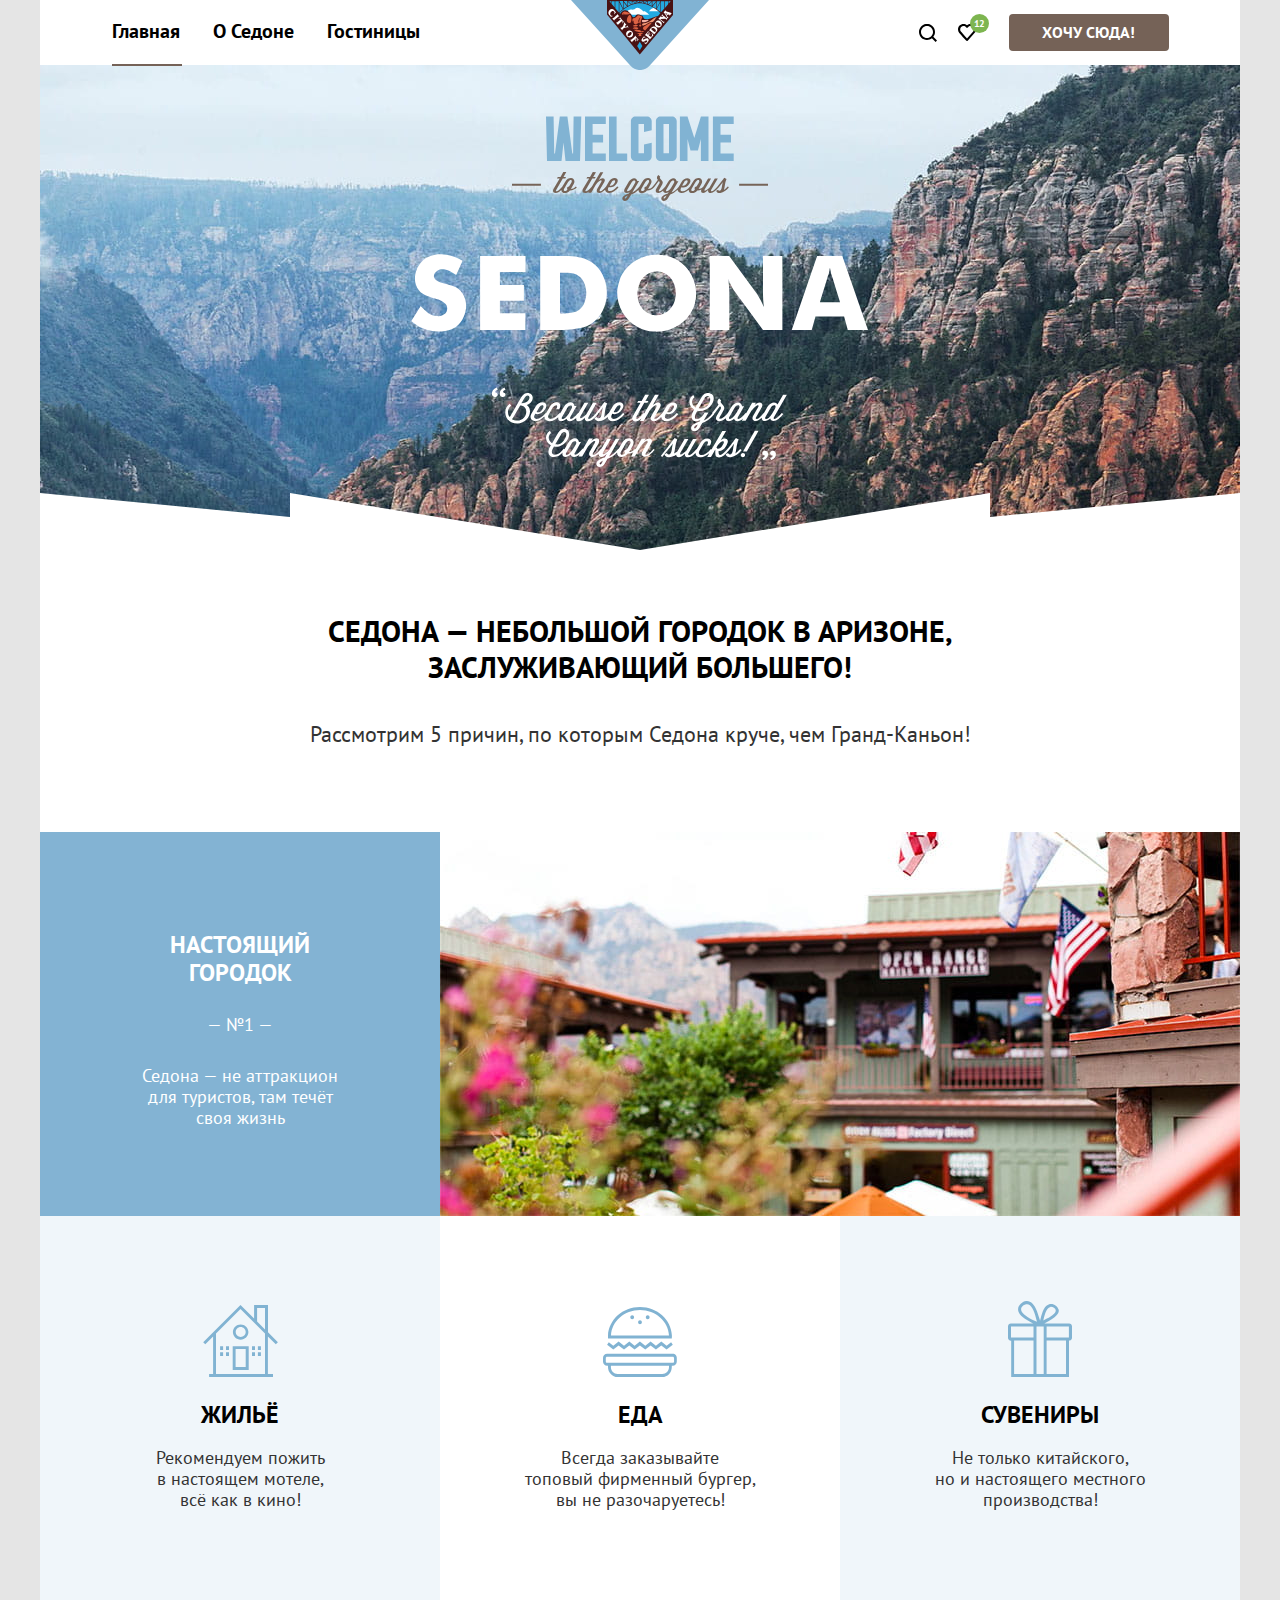
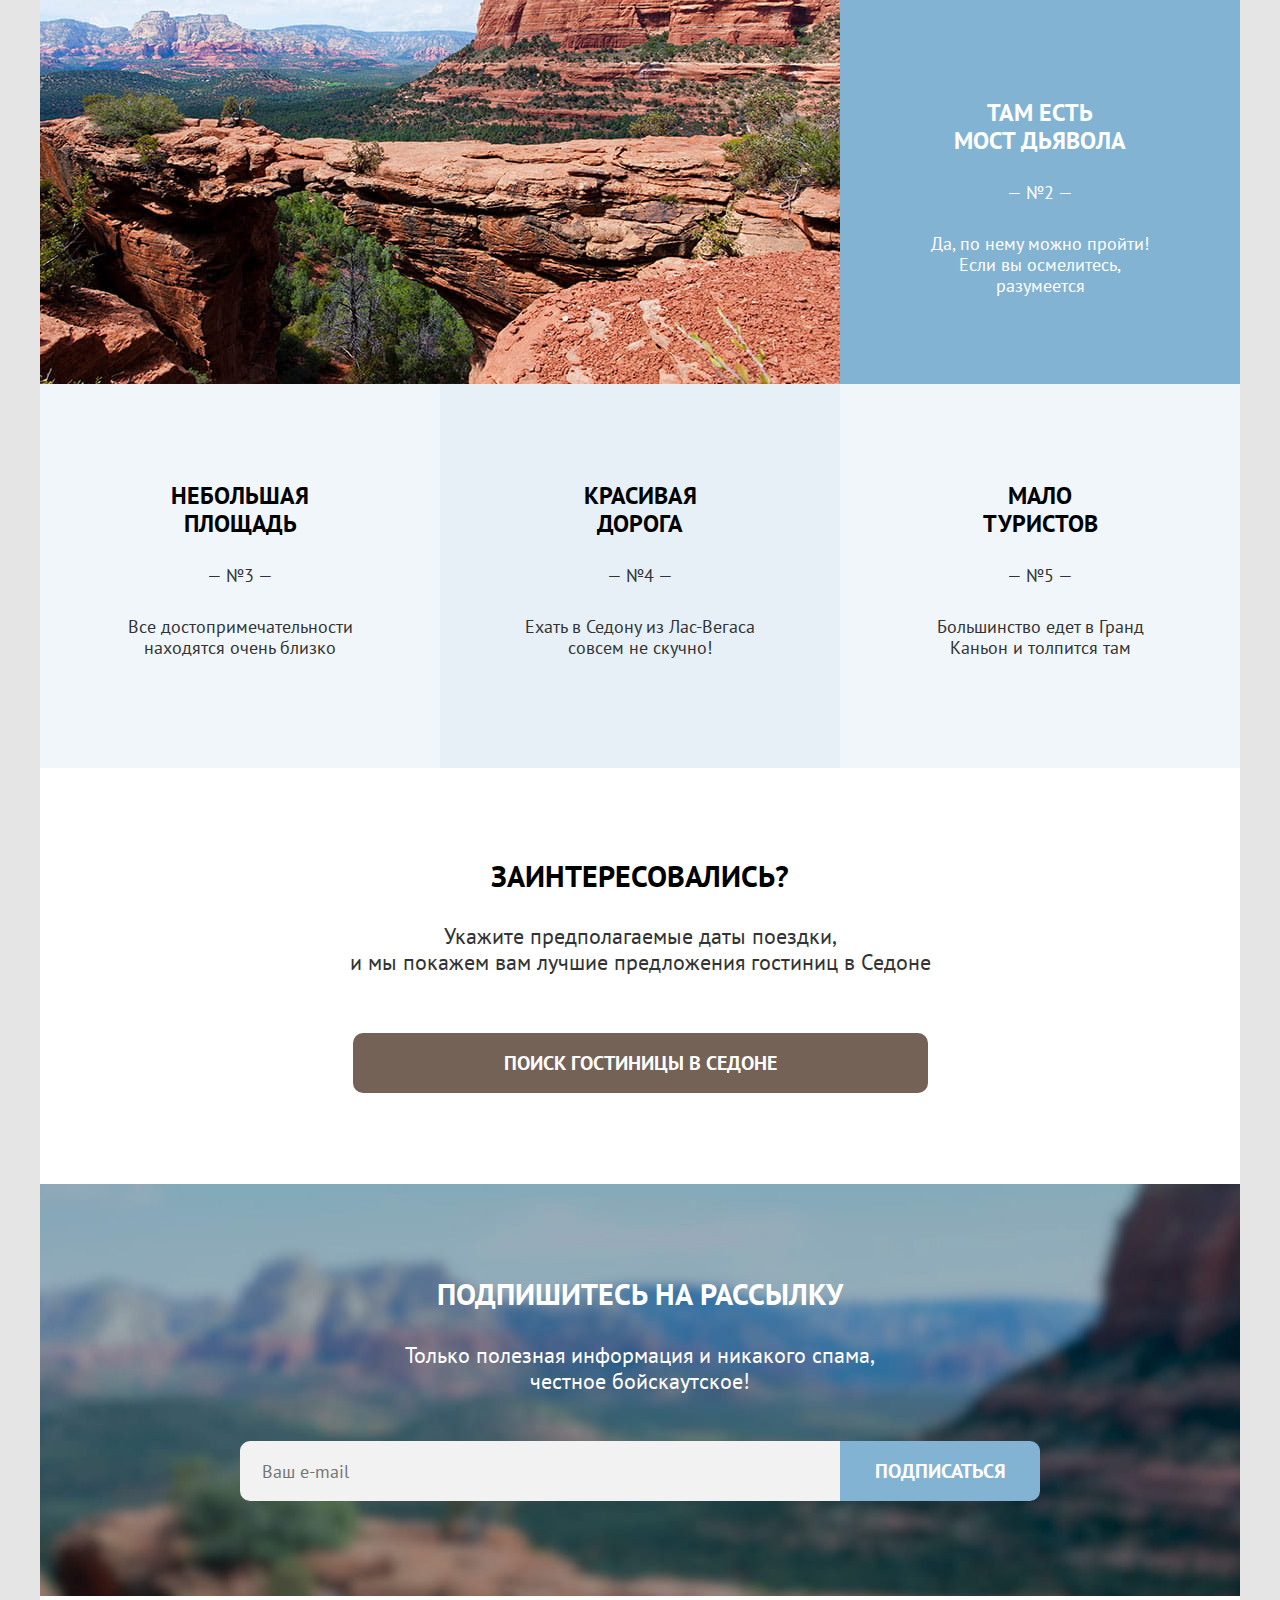
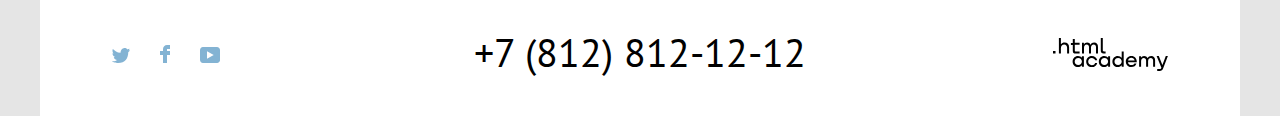
<file: index.html>
<!DOCTYPE html>
<html lang="ru">

<head>
  <meta charset="UTF-8">
  <meta http-equiv="X-UA-Compatible" content="IE=edge">
  <meta name="viewport" content="width=device-width, initial-scale=1.0">
  <title>HTML Academy: Седона</title>
  <link rel="stylesheet" href="styles/styles.css">
  <link rel="icon" type="image/png" sizes="32x32" href="img/favicon.png">  
</head>

<body>
  <div class="page-wrapper">
    <!--Шапка начало-->
    <header class="page-header">
      <!--Навигация левая часть-->
      <nav class="main-navigation">
        <ul class="navigation-list navigation-left reset-ul">
          <li class="navigation-item">
            <a class="navigation-link navigation-link-active reset-decoration">Главная</a>
          </li>
          <li class="navigation-item">
            <a class="navigation-link reset-decoration" href="#">О Седоне</a>
          </li>
          <li class="navigation-item">
            <a class="navigation-link reset-decoration" href="catalog.html">Гостиницы</a>
          </li>
        </ul>
        <!--Логотип в центре-->
        <a class="logo-header" title="Sedona" aria-label="Sedona">
          <img class="logo-header-image" src="img/Header/header-logo.svg" width="138" height="70" alt="Логотип Седоны">
        </a>
        <!--Навигация правая часть-->
        <ul class="navigation-list navigation-user reset-ul">
          <li class="navigation-item navigation-item-icon">
            <a class="navigation-link reset-decoration" href="#">
              <span class="visually-hidden">Поиск</span>
              <svg class="navigation-icon" aria-hidden="true" focusable="false" width="18" height="18" role="img" aria-label="Иконка поиска" viewBox="0 0 18 18" fill="none"
                xmlns="http://www.w3.org/2000/svg">
                <path d="m18 16.5-3.7-3.7c1-1.3 1.7-3 1.7-4.9 0-4.4-3.6-8-8-8S0 3.6 0 8c0 4.4 3.6
                8 8 8 1.8 0 3.5-.6 4.9-1.7l3.7 3.7 1.4-1.5ZM8 14c-3.3 0-6-2.7-6-6s2.7-6 6-6 6 2.7 6
                6-2.7 6-6 6Z" fill="#000"/>
              </svg>
            </a>
          </li>
          <li class="navigation-item navigation-item-icon navigation-item-popover">
            <a class="navigation-link reset-decoration" href="#">
              <span class="visually-hidden">Избранное</span>
              <span class="navigation-fav-count">12</span>
              <svg class="navigation-icon" aria-hidden="true" focusable="false" width="18" height="17" role="img" aria-label="Иконка избранное" viewBox="0 0 18 17" fill="none"
                xmlns="http://www.w3.org/2000/svg">
                <path d="M8.9 17C8.6 17 8.3 16.9 8.1 16.6C2.7 10.5 1.4 9.1 1.1 8.7C0.4 7.8 0 6.6
                0 5.4C0 2.4 2.4 0 5.5 0C6.8 0 8 0.5 9 1.3C10 0.5 11.3 0 12.5 0C15.5 0 18 2.4 18
                5.4C18 6.7 17.5 7.9 16.7 8.8L9.7 16.7C9.5 16.9 9.3 17 8.9 17ZM2.9 7.5C3.2 7.9 6.4
                11.5 9 14.4L15.2 7.4C15.7 6.9 15.9 6.2 15.9 5.4C15.9 3.6 14.4 2.1 12.6 2.1C11.6
                2.1 10.6 2.6 9.9 3.4C9.6 3.7 9.3 3.8 9 3.8C8.7 3.8 8.4 3.6 8.2 3.4C7.5 2.6 6.5
                2.1 5.5 2.1C3.7 2.1 2.2 3.6 2.2 5.4C2.1 6.3 2.5 7 2.9 7.5C2.8 7.5 2.8 7.5 2.9 7.5Z"
                fill="black"/>
              </svg>
            </a>
            <div class="popover popover-favorite">
              <span class="visually-hidden">Избранное</span>
              <ul class="popover-list reset-ul">
                <li class="popover-item">
                  <a class="popover-link reset-decoration" href="#">
                    <div class="popover-item-image">
                      <img class="popover-item-preview" src="img/Popover/hotel-1.jpg" width="48" height="48" alt="Логотип отеля">
                    </div>
                    <div class="popover-item-info">
                      <span class="popover-item-name">Desert Quail Inn</span>
                      <span class="popover-item-type">Мотель</span>
                    </div>
                  </a>
                  <a class="popover-button-del" href="#">
                    <span class="visually-hidden">Удалить</span>
                    <svg class="popover-button-del-image" aria-hidden="true" focusable="false" width="16" height="16" viewBox="0 0 16 16" fill="none" xmlns="http://www.w3.org/2000/svg">
                      <path d="M15.3 2.3H13.1H2.8H0.6C0.3 2.3 0 2.5 0 2.8C0 3.1 0.3 3.4 0.6 3.4H2.3V15.4C2.3 15.7 2.6 16 2.9 16H13.1C13.4 16 13.7 15.7 13.7 15.4V3.4H15.4C15.7 3.4 16 3.1 16 2.8C16 2.5 15.6 2.3 15.3 2.3ZM12.5 14.8H3.4V3.4H12.5V14.8Z" fill="rgba(0, 0, 0, 0.2)"/>
                      <path d="M6.19995 1.2H9.59995C9.89995 1.2 10.2 0.9 10.2 0.6C10.2 0.3 9.99995 0 9.69995 0H6.19995C5.89995 0 5.69995 0.3 5.69995 0.6C5.69995 0.9 5.89995 1.2 6.19995 1.2Z" fill="rgba(0, 0, 0, 0.2)"/>
                      <path d="M6.2001 12C6.5001 12 6.8001 11.7 6.8001 11.4V5.70001C6.8001 5.40001 6.5001 5.10001 6.2001 5.10001C5.9001 5.10001 5.6001 5.40001 5.6001 5.70001V11.4C5.7001 11.7 5.9001 12 6.2001 12Z" fill="rgba(0, 0, 0, 0.2)"/>
                      <path d="M9.7001 12C10.0001 12 10.3001 11.7 10.3001 11.4V5.70001C10.3001 5.40001 10.0001 5.10001 9.7001 5.10001C9.4001 5.10001 9.1001 5.50001 9.1001 5.70001V11.4C9.1001 11.7 9.3001 12 9.7001 12Z" fill="rgba(0, 0, 0, 0.2)"/>
                    </svg> 
                  </a>
                </li>
                <li class="popover-item">
                  <a class="popover-link reset-decoration" href="#">
                    <div class="popover-item-image">
                      <img class="popover-item-preview" src="img/Popover/hotel-2.jpg" width="48" height="48" alt="Логотип отеля">
                    </div>
                    <div class="popover-item-info">
                      <span class="popover-item-name">Villas at Poco Diablo</span>
                      <span class="popover-item-type">Апартаменты</span>
                    </div>
                  </a>
                  <a class="popover-button-del" href="#">
                    <span class="visually-hidden">Удалить</span>
                    <svg class="popover-button-del-image" aria-hidden="true" focusable="false" width="16" height="16" role="img" aria-label="Кнопка удалить" viewBox="0 0 16 16" fill="none" xmlns="http://www.w3.org/2000/svg">
                      <path d="M15.3 2.3H13.1H2.8H0.6C0.3 2.3 0 2.5 0 2.8C0 3.1 0.3 3.4 0.6 3.4H2.3V15.4C2.3 15.7 2.6 16 2.9 16H13.1C13.4 16 13.7 15.7 13.7 15.4V3.4H15.4C15.7 3.4 16 3.1 16 2.8C16 2.5 15.6 2.3 15.3 2.3ZM12.5 14.8H3.4V3.4H12.5V14.8Z" fill="rgba(0, 0, 0, 0.2)"/>
                      <path d="M6.19995 1.2H9.59995C9.89995 1.2 10.2 0.9 10.2 0.6C10.2 0.3 9.99995 0 9.69995 0H6.19995C5.89995 0 5.69995 0.3 5.69995 0.6C5.69995 0.9 5.89995 1.2 6.19995 1.2Z" fill="rgba(0, 0, 0, 0.2)"/>
                      <path d="M6.2001 12C6.5001 12 6.8001 11.7 6.8001 11.4V5.70001C6.8001 5.40001 6.5001 5.10001 6.2001 5.10001C5.9001 5.10001 5.6001 5.40001 5.6001 5.70001V11.4C5.7001 11.7 5.9001 12 6.2001 12Z" fill="rgba(0, 0, 0, 0.2)"/>
                      <path d="M9.7001 12C10.0001 12 10.3001 11.7 10.3001 11.4V5.70001C10.3001 5.40001 10.0001 5.10001 9.7001 5.10001C9.4001 5.10001 9.1001 5.50001 9.1001 5.70001V11.4C9.1001 11.7 9.3001 12 9.7001 12Z" fill="rgba(0, 0, 0, 0.2)"/>
                    </svg> 
                  </a>
                </li>
              </ul>
              <a href="#" class="button button-brown button-favorite-all">Все избранные</a>
            </div>
          </li>
          <li class="navigation-item">
            <a class="button button-brown button-booking-nav" href="#">Хочу Сюда!</a>
          </li>
        </ul>
        <!--/Навигация правая часть-->
      </nav>
    </header>
    <!--Шапка конец-->
    <!--Основа начало-->
    <main class="main-index">
      <h1 class="visually-hidden">Город Седона</h1>
      <!--Главный логотип-->
      <section class="intro">
        <h2 class="visually-hidden">Добро пожаловать в Седону</h2>
        <img class="intro-image" src="img/Index/welcome.svg" width="458" height="352" alt="Логотип Welcome to Sedona">
      </section>
      <!--/Главный логотип-->
      <!--Секция преимуществ-->
      <section class="advantages">
        <h2 class="visually-hidden">Преимущества</h2>
        <div class="advantages-header">
          <p class="advantages-title reset-indent title-3">Седона — небольшой городок в Аризоне,
            заслуживающий большего!</p>
          <p class="advantages-description reset-indent">Рассмотрим 5 причин, по которым Седона круче, чем Гранд-Каньон!</p>
        </div>
        <ul class="advantages-grid reset-ul">
        <!--Первая строка-->
          <li class="advantages-item pd-1 advantages-item-cold">
            <h3 class="advantages-item-title reset-indent title-5">Настоящий<span>городок</span></h3>
            <p class="advantages-count reset-indent">— №1 —</p>
            <p class="advantages-item-description reset-indent">Седона — не аттракцион для туристов, там
              течёт
              своя жизнь</p>
          </li>
          <li class="advantages-item advantages-item-image-right">
            <img class="advantages-image" src="img/Index/photo-1.jpg" width="800" height="384" alt="Изображение города">
          </li>
          <!--Вторая строка-->
          <li class="advantages-item pd-2 advantages-item-cold-12">
            <div class="advantages-icon">
              <img class="advantages-icon-item" src="img/Index/icon-home.svg" width="75" height="72" alt="Логотип домика">
            </div>
            <h3 class="advantages-item-title advantages-item-title-icon reset-indent title-5">Жильё</h3>
            <p class="advantages-item-description reset-indent">Рекомендуем пожить<br>
              в настоящем мотеле,<br>
              всё как в кино!</p>
          </li>
          <li class="advantages-item pd-2">
            <div class="advantages-icon">
              <img class="advantages-icon-item" src="img/Index/icon-burger.svg" width="74" height="70" alt="Логотип бургера">
            </div>
            <h3 class="advantages-item-title advantages-item-title-icon reset-indent title-5">Еда</h3>
            <p class="advantages-item-description reset-indent">Всегда заказывайте<br>
              топовый фирменный бургер,<br>
              вы не разочаруетесь!</p>
          </li>
          <li class="advantages-item pd-2 advantages-item-cold-12">
            <div class="advantages-icon">
              <img class="advantages-icon-itemo" src="img/Index/icon-box.svg" width="64" height="76" alt="Логотип сувенира">
            </div>
            <h3 class="advantages-item-title advantages-item-title-icon reset-indent title-5">Сувениры</h3>
            <p class="advantages-item-description reset-indent">Не только китайского,<br>
              но и настоящего местного<br>
              производства!</p>
          </li>
          <!--Третья строка-->
          <li class="advantages-item advantages-item-image-left">
            <img class="advantages-image" src="img/Index/photo-2.jpg" width="800" height="384"
              alt="Изображение каньона">
          </li>
          <li class="advantages-item pd-1 advantages-item-cold">
            <h3 class="advantages-item-title reset-indent title-5">Там есть <span>мост дьявола</span></h3>
            <p class="advantages-count reset-indent ">— №2 —</p>
            <p class="advantages-item-description reset-indent">Да, по нему можно пройти!
              Если вы осмелитесь,
              разумеется</p>
          </li>
          <!--Четвертая строка-->
          <li class="advantages-item pd-3 advantages-item-cold-12">
            <h3 class="advantages-item-title reset-indent title-5">Небольшая<span>площадь</span></h3>
            <p class="advantages-count reset-indent">— №3 —</p>
            <p class="advantages-item-description reset-indent">Все достопримечательности находятся очень близко</p>
          </li>
          <li class="advantages-item pd-3 advantages-item-cold-20">
            <h3 class="advantages-item-title reset-indent title-5">Красивая<span>дорога</span></h3>
            <p class="advantages-count reset-indent">— №4 —</p>
            <p class="advantages-item-description reset-indent">Ехать в Седону из Лас-Вегаса
              совсем не скучно!</p>
          </li>
          <li class="advantages-item pd-3 advantages-item-cold-12">
            <h3 class="advantages-item-title reset-indent title-5">Мало<span>туристов</span></h3>
            <p class="advantages-count reset-indent">— №5 —</p>
            <p class="advantages-item-description reset-indent">Большинство едет в Гранд
              Каньон и толпится там</p>
          </li>
        </ul>
      </section>
      <!--/Секция преимуществ-->
      <!--Бронирование-->
      <section class="booking">
        <h2 class="booking-title title-3 reset-indent">Заинтересовались?</h2>
        <p class="booking-text reset-indent">Укажите предполагаемые даты поездки,<br>
          и мы покажем вам лучшие предложения гостиниц в Седоне</p>
        <a class="button button-brown button-booking" href="form.html">ПОИСК ГОСТИНИЦЫ В СЕДОНЕ</a>
      </section>
      <!--/Бронирование-->
    </main>
    <!--Основа конец-->
    <!--Подвал начало-->
    <footer class="page-footer">
      <!--Подписка-->
      <section class="subscribe">
        <h2 class="subscribe-title title-3 reset-indent">Подпишитесь на рассылку</h2>
        <p class="subscribe-description reset-indent">Только полезная информация и никакого спама,
          честное бойскаутское!</p>
        <form class="subscribe-form" action="https://echo.htmlacademy.ru" method="post">
          <label class="subscribe-form-label" aria-label="Ваш e-mail">
            <input class="subscribe-input" type="email" name="email" placeholder="Ваш e-mail" required>
          </label>
          <button class="button button-blue button-subscribe" type="submit">Подписаться</button>
        </form>
      </section>
      <!--/Подписка-->
      <!--Контакты-->
      <section class="footer-contacts">
        <h2 class="visually-hidden" hidden>Как связаться с нами?</h2>
        <ul class="social reset-ul">
          <li class="social-item">
            <a class="social-link reset-decoration" href="https://twitter.com/htmlacademy_ru">
              <span class="visually-hidden">twitter</span>
              <svg class="social-icon" aria-hidden="true" focusable="false" width="18" height="15" role="img" aria-label="Twitter" viewBox="0 0 18 15" fill="none" xmlns="http://www.w3.org/2000/svg">
                <path d="M11.6.2c1.8-.5 3.2.3 3.8 1.2.7-.2 1.4-.5 2.1-.7 0 .9-.6 1.5-.9 1.8.7.1 1.4-.6 1.4-.6-.2 
                1-1.1 1.8-1.7 2C16.1 10.7 13 15.1 5.7 15h-.5c-.4 0-4.4-.5-5.2-1.9 2.4.2 4.1-.4 
                5-1.2-1-.3-2.9-.4-3.2-2.9.4.1.6.2 1.3.1C1.8 8.3.4 7.5.5 5.3c.3.3 1.1.5 1.4.5C1.1 
                5.6-.2 2.5.9.9c1.9 1.9 4 3.6 7.6 3.8C8.7 2.3 9.7.8 11.6.2Z" 
                fill="#83B3D3"/>
              </svg>
            </a>
          </li>
          <li class="social-item">
            <a class="social-link reset-decoration" href="https://www.facebook.com/htmlacademy">
              <span class="visually-hidden">facebook</span>
              <svg class="social-icon" aria-hidden="true" focusable="false" width="10" height="18" role="img" aria-label="FaceBook" viewBox="0 0 10 18" fill="none" xmlns="http://www.w3.org/2000/svg">
                <path d="M7 0C4.8 0 3 1.8 3 4v2H0v4h3v8h4v-8h3V6H7V4h3V0H7Z" 
                fill="#83B3D3"/>
              </svg>
            </a>
          </li>
          <li class="social-item">
            <a class="social-link reset-decoration" href="https://www.youtube.com/c/HTMLAcademyRUS">
              <span class="visually-hidden">youtube</span>
              <svg class="social-icon" aria-hidden="true" focusable="false" width="20" height="16" viewBox="0 0 20 16" role="img" aria-label="YouTube" fill="none" xmlns="http://www.w3.org/2000/svg">
                <path d="M17 0H2.9C1.2 0 0 1.5 0 3.2v9.5C0 14.5 1.2 16 2.9 16h14.3c1.5 0 2.9-1.5 2.9-3.2V3.2C19.9 
                1.5 18.7 0 17 0ZM7 11.8V4.2L13.7 8 7 11.8Z" 
                fill="#83B3D3"/>
              </svg>
            </a>
          </li>
        </ul>
        <a class="phone-link reset-decoration" href="tel:+78128121212">+7 (812) 812-12-12</a>
        <a class="footer-logo reset-decoration" href="https://htmlacademy.ru/" title="HTML Academy logo" aria-label="HTML Academy logo">
          <svg class="social-icon" aria-hidden="true" focusable="false" width="115" height="33" role="img" aria-label="Логотип академии" viewBox="0 0 115 33" fill="none" xmlns="http://www.w3.org/2000/svg">
            <path d="M0 12.9v2.6h2.5v-2.6H0ZM11.6 4.5c-1.6 0-2.8.7-3.6 1.7h-.1V0h-2v15.5h2v-5.3c0-2.1 1.3-3.6 3.3-3.6 1.8 0 2.9 1.4 2.9 3.2v5.7h2V9.4c.1-3-1.8-4.9-4.5-4.9ZM26.6 4.8h-4.8V1.1h-2v3.8h-1.9v2h1.9v6c0 1.7 1 2.7 2.7 2.7h4.1v-2h-3.7c-.7 0-1.1-.4-1.1-1.1V6.8h4.8v-2ZM41.1 4.6c-1.6 0-2.9.8-3.5 2.1h-.1c-.6-1.2-1.8-2.1-3.4-2.1-1.4 0-2.5.8-3.1 1.8h-.1V4.8H29v10.6h2V10c0-2 1-3.5 2.6-3.5 1.5 0 2.4 1 2.4 2.6v6.3h2V9.8c0-2.4 1.4-3.3 2.6-3.3 1.5 0 2.4 1 2.4 2.6v6.3h2V8.9c.1-2.5-1.4-4.3-3.9-4.3ZM47.8 12.7c0 1.7 1 2.7 2.8 2.7h2v-2h-1.7c-.7 0-1.1-.4-1.1-1.1V0h-2v12.7ZM28.9 19.7c-.9-1.1-2.2-1.8-3.9-1.8-3.1 0-5.4 2.3-5.4 5.6s2.3 5.6 5.4 5.6c1.8 0 3-.8 3.8-1.9h.1v1.6h2V18.2h-2v1.5Zm-3.6 7.4c-2.2 0-3.6-1.6-3.6-3.6s1.4-3.6 3.6-3.6 3.6 1.6 3.6 3.6c0 1.9-1.4 3.6-3.6 3.6ZM44.2 22c-.5-2.4-2.6-4.1-5.4-4.1-3.4 0-5.6 2.5-5.6 5.6 0 3.1 2.2 5.6 5.6 5.6 2.8 0 4.9-1.8 5.4-4.2h-2.1c-.4 1.3-1.7 2.3-3.3 2.3-2.2 0-3.6-1.6-3.6-3.6s1.4-3.6 3.6-3.6c1.6 0 2.8 1 3.3 2.2h2.1V22ZM55.1 19.7c-.9-1.1-2.2-1.8-3.9-1.8-3.1 0-5.4 2.3-5.4 5.6s2.3 5.6 5.4 5.6c1.8 0 3-.8 3.8-1.9h.1v1.6h2V18.2h-2v1.5Zm-3.6 7.4c-2.2 0-3.6-1.6-3.6-3.6s1.4-3.6 3.6-3.6 3.6 1.6 3.6 3.6c0 1.9-1.5 3.6-3.6 3.6ZM68.7 19.8c-.9-1.1-2.2-1.9-3.9-1.9-3.1 0-5.4 2.3-5.4 5.6s2.2 5.6 5.4 5.6c1.7 0 3-.8 3.8-1.8h.1v1.5h2V13.4h-2v6.4Zm-3.6 7.3c-2.2 0-3.6-1.6-3.6-3.6s1.4-3.6 3.6-3.6 3.6 1.6 3.6 3.6c-.1 2-1.5 3.6-3.6 3.6ZM78.3 17.9c-3.3 0-5.5 2.5-5.5 5.6 0 3 2.1 5.6 5.5 5.6 2.5 0 4.5-1.3 5.2-3.6h-2.1c-.5 1-1.6 1.6-3 1.6-1.9 0-3.3-1.3-3.4-2.9h8.8c.2-3.6-2-6.3-5.5-6.3Zm0 1.9c1.7 0 3 1 3.3 2.6h-6.5c.3-1.5 1.5-2.6 3.2-2.6ZM98.2 17.9c-1.6 0-2.9.8-3.6 2h-.1c-.6-1.2-1.8-2-3.4-2-1.4 0-2.5.7-3.1 1.8v-1.5h-1.9v10.6h2v-5.4c0-2 1-3.4 2.6-3.5 1.5 0 2.4 1 2.4 2.6v6.3h2v-5.6c0-2.4 1.4-3.3 2.6-3.3 1.5 0 2.4 1 2.4 2.6v6.3h2v-6.5c.1-2.6-1.4-4.4-3.9-4.4ZM109.4 27l-3.6-8.9h-2.2l4.8 11.6c-.3.9-.7 1.2-1.7 1.2h-2.5v2h2.5c1.8 0 2.8-.8 3.5-2.6l4.7-12.2h-2.1l-3.4 8.9Z" 
            fill="#000"/>
          </svg>
        </a>
      </section>
      <!--/Контакты-->
    </footer>
    <!--Подвал конец-->
  </div>
  <div class="overlay overlay-close">
    <section class="modal modal-search">
      <div class="modal-header">
        <h2 class="modal-title reset-indent">Поиск гостиницы в Седоне</h2>
        <button  class="modal-close-button">
          <span class="visually-hidden">Закрыть</span>
          <svg class="navigation-icon" aria-hidden="true" focusable="false" width="13" height="13" role="img" aria-label="Кнопка закрыть" viewBox="0 0 13 13" fill="none"
            xmlns="http://www.w3.org/2000/svg">
            <path d="M13 1.2L11.8 0L6.5 5.3L1.2 0L0 1.2L5.3 6.5L0 11.8L1.2 13L6.5 7.7L11.8 13L13 11.8L7.7 6.5L13 1.2Z" fill="black"/>
          </svg>
        </button>
      </div>
      <form class="modal-form" action="https://echo.htmlacademy.ru" method="post">
        <div class="modal-form-group modal-form-date">
          <label class="modal-label" for="date-check-in">Дата заезда:</label>
          <input class="modal-form-field" type="text" id="date-check-in" placeholder="Укажите дату" required>
          <p class="modal-form-text modal-text-red reset-indent">Мы не можем отправить вас в прошлое.</p>
        </div>
        <div class="modal-form-group modal-form-date">
          <label class="modal-label" for="date-check-out">Дата выезда:</label>
          <input class="modal-form-field" type="text" id="date-check-out" placeholder="Укажите дату" required>
          <p class="modal-form-text reset-indent">На эти даты есть свободные номера. Пока есть.</p>
        </div>
        <div class="modal-form-group modal-group-counter">
          <div class="modal-form-column">
            <label class="modal-label" for="adult-counter">Взрослые:</label>
            <div class="modal-form-counter">
              <button class="button-counter button-counter-minus reset-indent" type="button">
                <span class="visually-hidden">-</span>
                <svg class="modal-counter-button" aria-hidden="true" focusable="false" width="13" height="1" viewBox="0 0 13 1" role="img" aria-label="Минус" fill="none" xmlns="http://www.w3.org/2000/svg">
                  <path opacity="0.3" d="M0 0L0 1L13 1V0L0 0Z" fill="black"/>
                </svg>
              </button>
              <input class="modal-form-field" type="number" id="adult-counter" value="2">
              <button class="button-counter button-counter-plus reset-indent" type="button">
                <span class="visually-hidden">+</span>
                <svg class="modal-counter-button" aria-hidden="true" focusable="false" width="13" height="13" viewBox="0 0 13 13"  role="img" aria-label="Плюс" fill="none" xmlns="http://www.w3.org/2000/svg">
                  <path opacity="0.3" d="M13 6H7V0H6V6H0V7H6V13H7V7H13V6Z" fill="black"/>
                </svg>
              </button>
            </div>
          </div>
          <div class="modal-form-column modal-column-info">
            <label class="modal-label" for="child-counter">Дети:</label>
            <button class="modal-hint" type="button">
              <span class="visually-hidden">Подробная информация</span>
            </button>
            <p class="modal-hint-description reset-indent">
              Укажите количество детей, 
              которые будут с вами, возраст 
              которых от 6 до 18 лет. Дети 
              до 6 лет размещаются бесплатно.
            </p>
            <div class="modal-form-counter">
              <button class="button-counter button-counter-minus reset-indent" type="button">
                <span class="visually-hidden">-</span>
                <svg class="modal-counter-button" aria-hidden="true" focusable="false" width="13" height="1" viewBox="0 0 13 1" role="img" aria-label="Минус" fill="none" xmlns="http://www.w3.org/2000/svg">
                  <path opacity="0.3" d="M0 0L0 1L13 1V0L0 0Z" fill="black"/>
                </svg>
              </button>
              <input class="modal-form-field" type="number" id="child-counter" value="1">
              <button class="button-counter button-counter-plus reset-indent" type="button">
                <span class="visually-hidden">+</span>
                <svg class="modal-counter-button" aria-hidden="true" focusable="false" width="13" height="13" viewBox="0 0 13 13" role="img" aria-label="Плюс" fill="none" xmlns="http://www.w3.org/2000/svg">
                  <path opacity="0.3" d="M13 6H7V0H6V6H0V7H6V13H7V7H13V6Z" fill="black"/>
                </svg>
              </button>
            </div>
          </div>
        </div>
        <button class="button button-blue button-submit-modal" type="submit">Найти</button>
      </form>
    </section>
  </div>
</body>

</html>
</file>
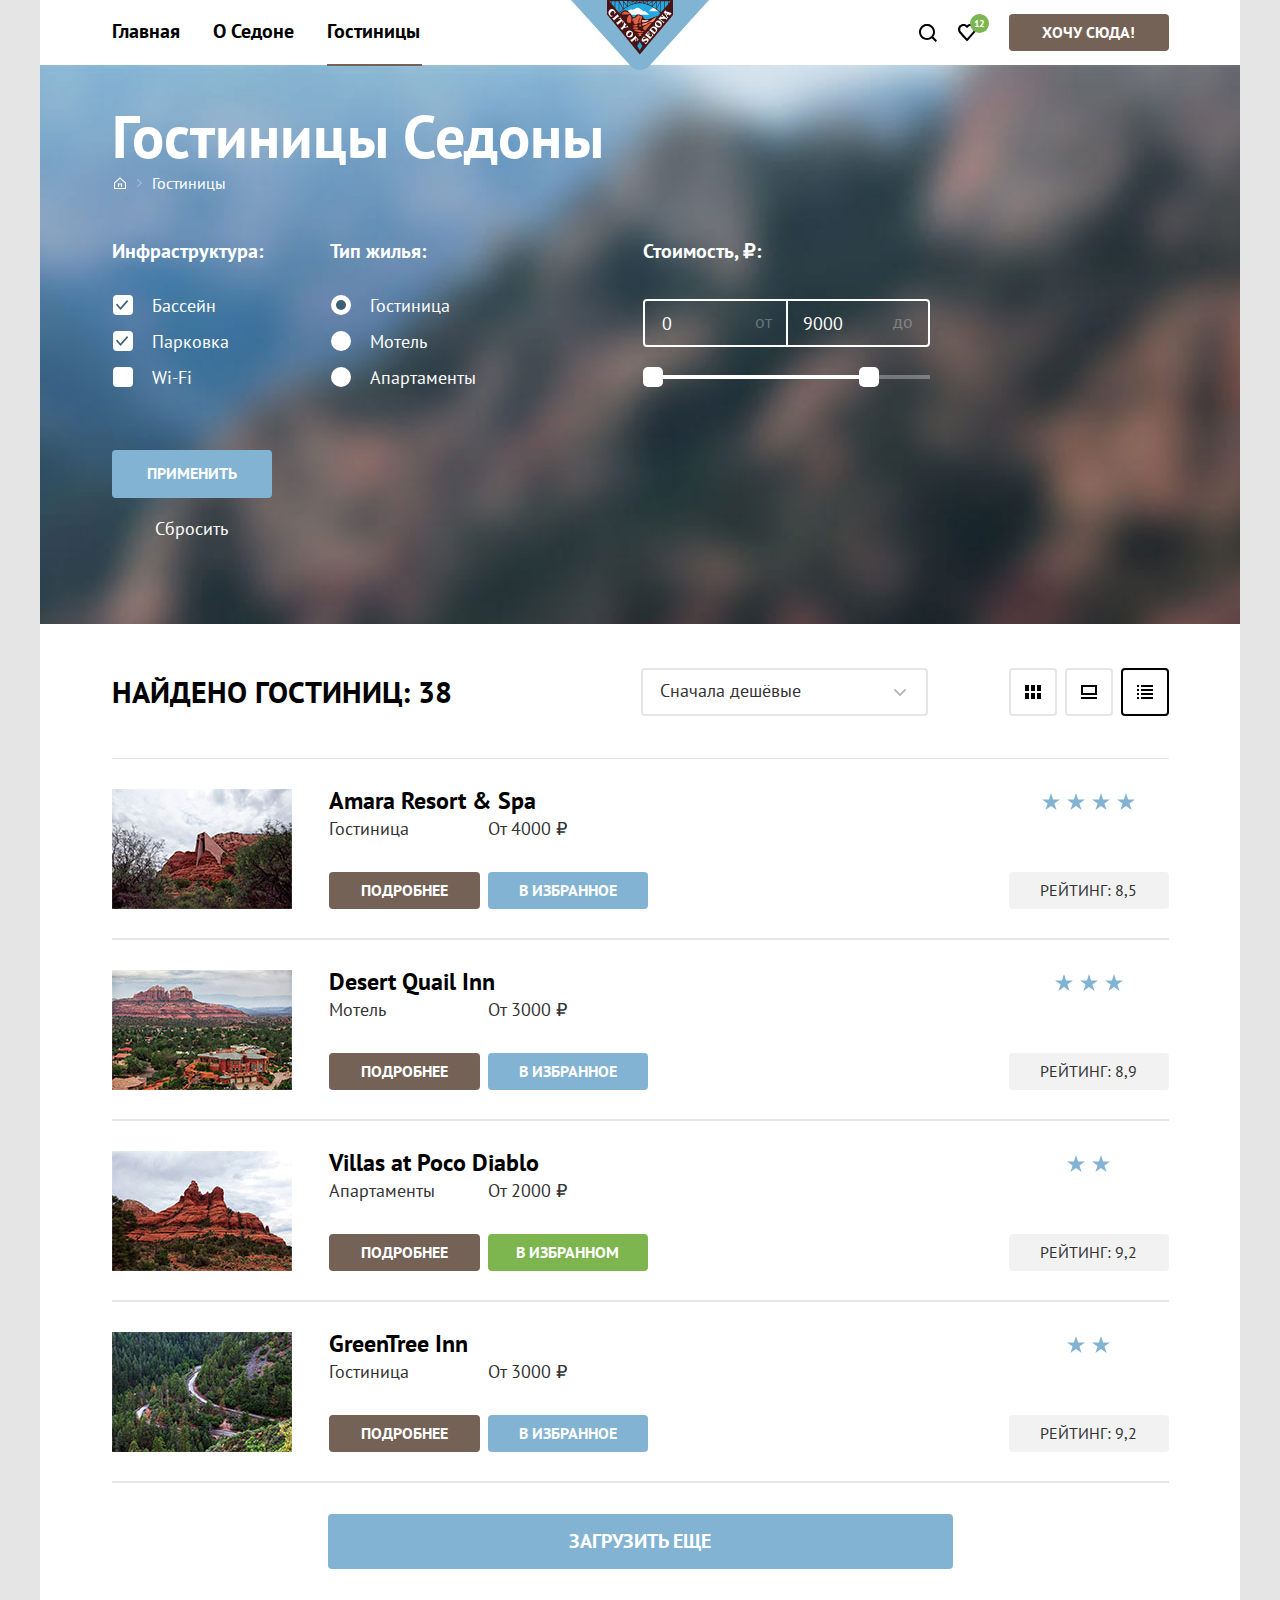
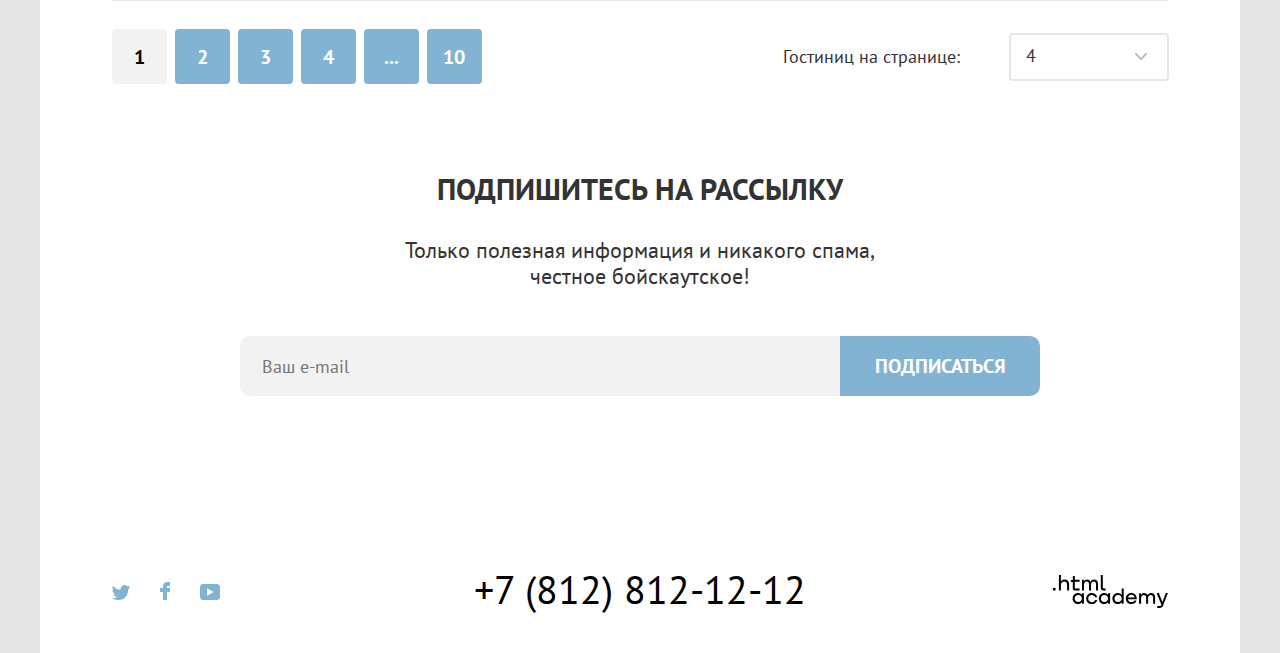
<file: catalog.html>
<!DOCTYPE html>
<html lang="ru">

<head>
  <meta charset="UTF-8">
  <meta http-equiv="X-UA-Compatible" content="IE=edge">
  <meta name="viewport" content="width=device-width, initial-scale=1.0">
  <title>HTML Academy: Седона</title>
  <link rel="stylesheet" href="styles/styles.css">
  <link rel="icon" type="image/png" sizes="32x32" href="img/favicon.png"> 
</head>

<body>
  <div class="page-wrapper">
    <!--Шапка начало-->
    <header class="page-header">
      <!--Навигация левая часть-->
      <nav class="main-navigation">
        <ul class="navigation-list navigation-left reset-ul">
          <li class="navigation-item">
            <a class="navigation-link reset-decoration" href="index.html">Главная</a>
          </li>
          <li class="navigation-item">
            <a class="navigation-link reset-decoration" href="#">О Седоне</a>
          </li>
          <li class="navigation-item">
            <a class="navigation-link navigation-link-active reset-decoration">Гостиницы</a>
          </li>
        </ul>
        <!--Логотип в центре-->
        <a class="logo-header" title="Sedona" aria-label="Sedona">
          <img class="logo-header-image" src="img/Header/header-logo.svg" width="138" height="70" alt="Логотип Седоны">
        </a>
        <!--Навигация правая часть-->
        <ul class="navigation-list navigation-user reset-ul">
          <li class="navigation-item navigation-item-icon">
            <a class="navigation-link" href="#">
              <span class="visually-hidden">Поиск</span>
              <svg class="navigation-icon" aria-hidden="true" focusable="false" width="18" height="18" role="img" aria-label="Иконка поиска" viewBox="0 0 18 18" fill="none"
                xmlns="http://www.w3.org/2000/svg">
                <path d="m18 16.5-3.7-3.7c1-1.3 1.7-3 1.7-4.9 0-4.4-3.6-8-8-8S0 3.6 0 8c0 4.4 3.6
                8 8 8 1.8 0 3.5-.6 4.9-1.7l3.7 3.7 1.4-1.5ZM8 14c-3.3 0-6-2.7-6-6s2.7-6 6-6 6 2.7 6
                6-2.7 6-6 6Z" fill="#000"/>
              </svg>
            </a>
          </li>
          <li class="navigation-item navigation-item-icon navigation-item-popover">
            <a class="navigation-link" href="#">
              <span class="visually-hidden">Избранное</span>
              <span class="navigation-fav-count">12</span>
              <svg class="navigation-icon" aria-hidden="true" focusable="false" width="18" height="17" role="img" aria-label="Иконка избранное" viewBox="0 0 18 17" fill="none"
                xmlns="http://www.w3.org/2000/svg">
                <path d="M8.9 17C8.6 17 8.3 16.9 8.1 16.6C2.7 10.5 1.4 9.1 1.1 8.7C0.4 7.8 0 6.6
                0 5.4C0 2.4 2.4 0 5.5 0C6.8 0 8 0.5 9 1.3C10 0.5 11.3 0 12.5 0C15.5 0 18 2.4 18
                5.4C18 6.7 17.5 7.9 16.7 8.8L9.7 16.7C9.5 16.9 9.3 17 8.9 17ZM2.9 7.5C3.2 7.9 6.4
                11.5 9 14.4L15.2 7.4C15.7 6.9 15.9 6.2 15.9 5.4C15.9 3.6 14.4 2.1 12.6 2.1C11.6
                2.1 10.6 2.6 9.9 3.4C9.6 3.7 9.3 3.8 9 3.8C8.7 3.8 8.4 3.6 8.2 3.4C7.5 2.6 6.5
                2.1 5.5 2.1C3.7 2.1 2.2 3.6 2.2 5.4C2.1 6.3 2.5 7 2.9 7.5C2.8 7.5 2.8 7.5 2.9 7.5Z"
                fill="black"/>
              </svg>
            </a>
            <div class="popover popover-favorite">
              <span class="visually-hidden">Избранное</span>
              <ul class="popover-list reset-ul">
                <li class="popover-item">
                  <a class="popover-link reset-decoration" href="">
                    <div class="popover-item-image">
                      <img class="popover-item-preview" src="img/Popover/hotel-1.jpg" width="48" height="48" alt="Логотип отеля">
                    </div>
                    <div class="popover-item-info">
                      <span class="popover-item-name">Desert Quail Inn</span>
                      <span class="popover-item-type">Мотель</span>
                    </div>
                  </a>
                  <a class="popover-button-del" href="#">
                    <span class="visually-hidden">Удалить</span>
                    <svg class="popover-button-del-image" aria-hidden="true" focusable="false" width="16" height="16" role="img" aria-label="Кнопка удалить" viewBox="0 0 16 16" fill="none" xmlns="http://www.w3.org/2000/svg">
                      <path d="M15.3 2.3H13.1H2.8H0.6C0.3 2.3 0 2.5 0 2.8C0 3.1 0.3 3.4 0.6 3.4H2.3V15.4C2.3 15.7 2.6 16 2.9 16H13.1C13.4 16 13.7 15.7 13.7 15.4V3.4H15.4C15.7 3.4 16 3.1 16 2.8C16 2.5 15.6 2.3 15.3 2.3ZM12.5 14.8H3.4V3.4H12.5V14.8Z" fill="rgba(0, 0, 0, 0.2)"/>
                      <path d="M6.19995 1.2H9.59995C9.89995 1.2 10.2 0.9 10.2 0.6C10.2 0.3 9.99995 0 9.69995 0H6.19995C5.89995 0 5.69995 0.3 5.69995 0.6C5.69995 0.9 5.89995 1.2 6.19995 1.2Z" fill="rgba(0, 0, 0, 0.2)"/>
                      <path d="M6.2001 12C6.5001 12 6.8001 11.7 6.8001 11.4V5.70001C6.8001 5.40001 6.5001 5.10001 6.2001 5.10001C5.9001 5.10001 5.6001 5.40001 5.6001 5.70001V11.4C5.7001 11.7 5.9001 12 6.2001 12Z" fill="rgba(0, 0, 0, 0.2)"/>
                      <path d="M9.7001 12C10.0001 12 10.3001 11.7 10.3001 11.4V5.70001C10.3001 5.40001 10.0001 5.10001 9.7001 5.10001C9.4001 5.10001 9.1001 5.50001 9.1001 5.70001V11.4C9.1001 11.7 9.3001 12 9.7001 12Z" fill="rgba(0, 0, 0, 0.2)"/>
                    </svg> 
                  </a>
                </li>
                <li class="popover-item">
                  <a class="popover-link reset-decoration" href="#">
                    <div class="popover-item-image">
                      <img class="popover-item-preview" src="img/Popover/hotel-2.jpg" width="48" height="48" alt="Логотип отеля">
                    </div>
                    <div class="popover-item-info">
                      <span class="popover-item-name">Villas at Poco Diablo</span>
                      <span class="popover-item-type">Апартаменты</span>
                    </div>
                  </a>
                  <a class="popover-button-del" href="#">
                    <span class="visually-hidden">Удалить</span>
                    <svg class="popover-button-del-image" aria-hidden="true" focusable="false" width="16" height="16" viewBox="0 0 16 16" role="img" aria-label="Кнопка удалить" fill="none" xmlns="http://www.w3.org/2000/svg">
                      <path d="M15.3 2.3H13.1H2.8H0.6C0.3 2.3 0 2.5 0 2.8C0 3.1 0.3 3.4 0.6 3.4H2.3V15.4C2.3 15.7 2.6 16 2.9 16H13.1C13.4 16 13.7 15.7 13.7 15.4V3.4H15.4C15.7 3.4 16 3.1 16 2.8C16 2.5 15.6 2.3 15.3 2.3ZM12.5 14.8H3.4V3.4H12.5V14.8Z" fill="rgba(0, 0, 0, 0.2)"/>
                      <path d="M6.19995 1.2H9.59995C9.89995 1.2 10.2 0.9 10.2 0.6C10.2 0.3 9.99995 0 9.69995 0H6.19995C5.89995 0 5.69995 0.3 5.69995 0.6C5.69995 0.9 5.89995 1.2 6.19995 1.2Z" fill="rgba(0, 0, 0, 0.2)"/>
                      <path d="M6.2001 12C6.5001 12 6.8001 11.7 6.8001 11.4V5.70001C6.8001 5.40001 6.5001 5.10001 6.2001 5.10001C5.9001 5.10001 5.6001 5.40001 5.6001 5.70001V11.4C5.7001 11.7 5.9001 12 6.2001 12Z" fill="rgba(0, 0, 0, 0.2)"/>
                      <path d="M9.7001 12C10.0001 12 10.3001 11.7 10.3001 11.4V5.70001C10.3001 5.40001 10.0001 5.10001 9.7001 5.10001C9.4001 5.10001 9.1001 5.50001 9.1001 5.70001V11.4C9.1001 11.7 9.3001 12 9.7001 12Z" fill="rgba(0, 0, 0, 0.2)"/>
                    </svg> 
                  </a>
                </li>
              </ul>
              <a href="#" class="button button-brown button-favorite-all">Все избранные</a>
            </div>
          </li>
          <li class="navigation-item">
            <a class="button button-brown button-booking-nav" href="#">Хочу Сюда!</a>
          </li>
        </ul>
        <!--/Навигация правая часть-->
      </nav>
    </header>
    <!--Шапка конец-->
    <!--Основая начало-->
    <main class="main-inner">
      <!--Внутренняя шапка-->
      <header class="inner-header">
        <h1 class="inner-header-title reset-indent title-1">Гостиницы Седоны</h1>
        <!--Хлебные крошки-->
        <ul class="breadcrumbs reset-ul">
          <li class="breadcrumbs-item">
            <a class="breadcrumbs-link reset-decoration" href="index.html">
              <span class="visually-hidden">Главная</span>
              <svg class="breadcrumbs-icon" aria-hidden="true" focusable="false" width="12" height="12" viewBox="0 0 12 12" role="img" aria-label="Иконка домой" fill="none" xmlns="http://www.w3.org/2000/svg">
                <path d="M6 0.300049L0 5.80005V12H12V5.80005L6 0.300049ZM11 11H1V6.20005L6 1.70005L11 6.20005V11Z" fill="white"/>
                <path d="M4 10H5V7.5H7V10H8V6.5H4V10Z" fill="white"/>
                </svg>                
            </a>
          </li>
          <li class="breadcrumbs-item">
            <a class="breadcrumbs-link reset-decoration">Гостиницы</a>
          </li>
        </ul>
        <!--/Хлебные крошки-->
        <!--Фильтры-->
        <form class="catalog-filter" action="https://echo.htmlacademy.ru" method="POST">
          <!--Фильтр инфраструктура-->
          <fieldset class="catalog-filter-group catalog-filter-infrastructure">
            <legend class="catalog-filter-title">Инфраструктура:</legend>
            <ul class=" reset-ul catalog-filter-list">
              <li class="catalog-filter-item">
                <label class="control">
                  <input class="visually-hidden control-input" type="checkbox" name="pool" checked>
                  <span class="control-mark"></span>
                  <span class="control-label">Бассейн</span>
                </label>
              </li>
              <li class="catalog-filter-item">
                <label class="control">
                  <input class="visually-hidden control-input" type="checkbox" name="parking" checked>
                  <span class="control-mark"></span>
                  <span class="control-label">Парковка</span>
                </label>
              </li>
              <li class="catalog-filter-item">
                <label class="control">
                  <input class="visually-hidden control-input" type="checkbox" name="wifi">
                  <span class="control-mark"></span>
                  <span class="control-label">Wi-Fi</span>
                </label>
              </li>
            </ul>
          </fieldset>
          <!--Фильтр тип жилья-->
          <fieldset class="catalog-filter-group catalog-filter-accommodation">
            <legend class="catalog-filter-title">Тип жилья:</legend>
            <ul class=" reset-ul catalog-filter-list">
              <li class="catalog-filter-item">
                <label class="control">
                  <input class="visually-hidden control-input" type="radio" name="hotel-type" value="hotel" checked>
                  <span class="control-mark"></span>
                  <span class="control-label">Гостиница</span>
                </label>
              </li>
              <li class="catalog-filter-item">
                <label class="control">
                  <input class="visually-hidden control-input" type="radio" name="hotel-type" value="motel">
                  <span class="control-mark"></span>
                  <span class="control-label">Мотель</span>
                </label>
              </li>
              <li class="catalog-filter-item">
                <label class="control">
                  <input class="visually-hidden control-input" type="radio" name="hotel-type" value="apart">
                  <span class="control-mark"></span>
                  <span class="control-label">Апартаменты</span>
                </label>
              </li>
            </ul>
          </fieldset>
          <!--Цена отеля-->
          <fieldset class="catalog-filter-group catalog-filter-hotel">
            <legend class="catalog-filter-title">Стоимость, ₽:</legend>
            <div class="range-wrapper-inputs">
              <label class="range-label">
                <input class="range-input range-input-left" type="number" name="price-from" placeholder="0"><span class="range-placeholder range-placeholder-left">от</span>
              </label>
              <label class="range-label">
                <input class="range-input range-input-right" type="number" name="price-to" placeholder="9000"><span class="range-placeholder range-placeholder-right">до</span>
              </label>
            </div>
            <div class="range-scale">
              <div class="range-bar" style="left: 0; right: 60px;">
                <button class="range-toggle toggle-min reset-indent" type="button">
                  <span class="visually-hidden">Изменить минимальную цену</span>
                </button>
                <button class="range-toggle toggle-max reset-indent" type="button">
                  <span class="visually-hidden">Изменить максимальную цену</span>
                </button>                  
              </div>
            </div>
          </fieldset>
          <!--Кнопки-->
          <div class="catalog-filter-button">
            <button class="button button-blue button-blue-white button-apply" type="submit">Применить</button>
            <button class="button-reset" type="reset">Сбросить</button>
          </div>
        </form>
        <!--/Фильтры-->
      </header>
      <!--/Внутренняя шапка-->
      <!--Каталог-->
      <section class="catalog">
        <!--Сортировка-->
        <div class="catalog-sorting">
          <h2 class="visually-hidden">Список гостиниц с фильтрами</h2>
          <p class="catalog-value title-3 reset-indent">Найдено гостиниц: <span class="hotel-count">38</span></p>
          <!--Форма сортировки-->
          <form class="sorting" action="https://echo.htmlacademy.ru" method="POST">
            <select class="sorting-select custom-select" name="sorting" aria-label="sorting">
              <option value="cheap">Сначала дешёвые</option>
              <option value="popular">Сначала популярные</option>
              <option value="expensive">Сначала дорогие</option>
            </select>
          </form>
          <!--/Форма сортировки-->
          <!--Иконки видов отображения-->
          <ul class="reset-ul display-type">
            <li class="display-type-item">
              <a class="button button-display" href="#">
                <svg class="display-icon" aria-hidden="true" focusable="false" width="16" height="14" viewBox="0 0 16 14" role="img" aria-label="Сортировка сеткой" fill="none" xmlns="http://www.w3.org/2000/svg">
                  <path d="M4 0H0V6H4V0Z" fill="black"/>
                  <path d="M16 0H12V6H16V0Z" fill="black"/>
                  <path d="M10 0H6V6H10V0Z" fill="black"/>
                  <path d="M4 8H0V14H4V8Z" fill="black"/>
                  <path d="M16 8H12V14H16V8Z" fill="black"/>
                  <path d="M10 8H6V14H10V8Z" fill="black"/>
                </svg> 
              </a>
            </li>
            <li class="display-type-item">
              <a class="button button-display" href="#">
                <svg class="display-icon" aria-hidden="true" focusable="false" width="16" height="14" viewBox="0 0 16 14" role="img" aria-label="Сортировка гридом" fill="none" xmlns="http://www.w3.org/2000/svg">
                  <path d="M16 12H0V14H16V12Z" fill="black"/>
                  <path d="M14 2V8H2V2H14ZM16 0H0V10H16V0Z" fill="black"/>
                </svg>
              </a>
            </li>
            <li class="display-type-item">
              <a class="button button-display  button-display-current" href="#">
                <svg class="display-icon" aria-hidden="true" focusable="false" width="16" height="14" viewBox="0 0 16 14" role="img" aria-label="Сортировка рядами" fill="none" xmlns="http://www.w3.org/2000/svg">
                  <path d="M2 0H0V2H2V0Z" fill="black"/>
                  <path d="M16 0H4V2H16V0Z" fill="black"/>
                  <path d="M2 4H0V6H2V4Z" fill="black"/>
                  <path d="M16 4H4V6H16V4Z" fill="black"/>
                  <path d="M2 8H0V10H2V8Z" fill="black"/>
                  <path d="M16 8H4V10H16V8Z" fill="black"/>
                  <path d="M2 12H0V14H2V12Z" fill="black"/>
                  <path d="M16 12H4V14H16V12Z" fill="black"/>
                </svg>                 
              </a>
            </li>
          </ul>
          <!--/Иконки видов отображения-->
        </div>
        <!--/Сортировка-->
        <!--Карточки каталога-->
        <ul class="reset-ul catalog-list">
          <!--Первая карточка-->
          <li class="card">
            <!--Первая колонка в карточке-->
            <a class="card-link reset-decoration" href="#" title="Amara Resort & SPA" aria-label="Amara Resort & SPA">
              <img class="card-preview" src="img/Catalog/hotel-1.png" width="180" height="120"
                alt="Фото Amara Resort & SPA">
            </a>
            <div class="card-content">
              <h3 class="card-name reset-indent">
                <a class="card-name-link title-4 reset-decoration" href="#">Amara Resort & Spa</a>
              </h3>
              <div class="card-info">
                <span class="card-info-type">Гостиница</span>
                <span class="card-info-price">От 4000 ₽</span>
              </div>
              <ul class="reset-ul card-button">
                <li class="card-button-item card-button-item-details">
                  <a class="button button-brown button-details" href="#">подробнее</a>
                </li>
                <li class="card-button-item card-button-item-to-favorite">
                  <a class="button button-blue button-to-favorite" href="#">В избранное</a>
                </li>
              </ul>
            </div>
            <!--/Первая колонка в карточке-->
            <!--Вторая колонка в карточке-->
            <div class="card-column">
              <ul class="reset-ul card-rating">
                <li class="card-rating-item">
                  <img class="card-rating-img" src="img/Catalog/star.svg" width="18" height="17" alt="Звездочка">
                </li>
                <li class="card-rating-item">
                  <img class="card-rating-img" src="img/Catalog/star.svg" width="18" height="17" alt="Звездочка">
                </li>
                <li class="card-rating-item">
                  <img class="card-rating-img" src="img/Catalog/star.svg" width="18" height="17" alt="Звездочка">
                </li>
                <li class="card-rating-item">
                  <img class="card-rating-img" src="img/Catalog/star.svg" width="18" height="17" alt="Звездочка">
                </li>
              </ul>
              <p class="card-rating-value reset-indent">Рейтинг: 8,5</p>
            </div>
            <!--/Вторая колонка в карточке-->
          </li>
          <!--/Первая карточка-->
          <!--Вторая карточка-->
          <li class="card">
            <!--Первая колонка в карточке-->
            <a class="card-link reset-decoration" href="#" title="Desert Quail Inn" aria-label="Desert Quail Inn">
              <img class="card-preview" src="img/Catalog/hotel-2.png" width="180" height="120"
                alt="Фото Desert Quail Inn">
            </a>
            <div class="card-content">
              <h3 class="reset-indent card-name">
                <a class="card-name-link title-4 reset-decoration" href="#">Desert Quail Inn</a>
              </h3>
              <div class="card-info">
                <span class="card-info-type">Мотель</span>
                <span class="card-info-price">От 3000 ₽</span>
              </div>
              <ul class=" reset-ul card-button">
                <li class="card-button-item card-button-item-details">
                  <a class="button button-brown button-details" href="#">подробнее</a>
                </li>
                <li class="card-button-item card-button-item-to-favorite">
                  <a class="button button-blue button-to-favorite" href="#">В избранное</a>
                </li>
              </ul>
            </div>
            <!--/Первая колонка в карточке-->
            <!--Вторая колонка в карточке-->
            <div class="card-column">
              <ul class=" reset-ul card-rating">
                <li class="card-rating-item">
                  <img class="card-rating-img" src="img/Catalog/star.svg" width="18" height="17" alt="Звездочка">
                </li>
                <li class="card-rating-item">
                  <img class="card-rating-img" src="img/Catalog/star.svg" width="18" height="17" alt="Звездочка">
                </li>
                <li class="card-rating-item">
                  <img class="card-rating-img" src="img/Catalog/star.svg" width="18" height="17" alt="Звездочка">
                </li>
              </ul>
              <p class="card-rating-value reset-indent">Рейтинг: 8,9</p>
            </div>
            <!--/Вторая колонка в карточке-->
          </li>
          <!--/Вторая карточка-->
          <!--Третья карточка-->
          <li class="card">
            <!--Первая колонка в карточке-->
            <a class="card-link reset-decoration" href="#" title="Villas at Poco Diablo" aria-label="Villas at Poco Diablo">
              <img class="card-preview" src="img/Catalog/hotel-3.png" width="180" height="120"
                alt="Фото Villas at Poco Diablo">
            </a>
            <div class="card-content">
              <h3 class="card-name reset-indent">
                <a class="card-name-link title-4 reset-decoration" href="#">Villas at Poco Diablo</a>
              </h3>
              <div class="card-info">
                <span class="card-info-type">Апартаменты</span>
                <span class="card-info-price">От 2000 ₽</span>
              </div>
              <ul class=" reset-ul card-button">
                <li class="card-button-item card-button-item-details">
                  <a class="button button-brown button-details" href="#">подробнее</a>
                </li>
                <li class="card-button-item card-button-item-to-favorite">
                  <a class="button button-green button-to-favorite" href="#">В избранном</a>
                </li>
              </ul>
            </div>
            <!--/Первая колонка в карточке-->
            <!--Вторая колонка в карточке-->
            <div class="card-column">
              <ul class=" reset-ul card-rating">
                <li class="card-rating-item">
                  <img class="card-rating-img" src="img/Catalog/star.svg" width="18" height="17" alt="Звездочка">
                </li>
                <li class="card-rating-item">
                  <img class="card-rating-img" src="img/Catalog/star.svg" width="18" height="17" alt="Звездочка">
                </li>
              </ul>
              <p class="card-rating-value reset-indent">Рейтинг: 9,2</p>
            </div>
            <!--/Вторая колонка в карточке-->
          </li>
          <!--/Третья карточка-->
          <!--Четвертая карточка-->
          <li class="card">
            <!--Первая колонка в карточке-->
            <a class="card-link reset-decoration" href="#" title="GreenTree Inn" aria-label="GreenTree Inn">
              <img class="card-preview" src="img/Catalog/hotel-4.png" width="180" height="120"
                alt="Фото GreenTree Inn">
            </a>
            <div class="card-content">
              <h3 class="card-name reset-indent">
                <a class="card-name-link title-4 reset-decoration" href="#">GreenTree Inn</a>
              </h3>
              <div class="card-info">
                <span class="card-info-type">Гостиница</span>
                <span class="card-info-price">От 3000 ₽</span>
              </div>
              <ul class=" reset-ul card-button">
                <li class="card-button-item card-button-item-details">
                  <a class="button button-brown button-details" href="#">подробнее</a>
                </li>
                <li class="card-button-item card-button-item-to-favorite">
                  <a class="button button-blue button-to-favorite" href="#">В избранное</a>
                </li>
              </ul>
            </div>
            <!--/Первая колонка в карточке-->
            <!--Вторая колонка в карточке-->
            <div class="card-column">
              <ul class=" reset-ul card-rating">
                <li class="card-rating-item">
                  <img class="card-rating-img" src="img/Catalog/star.svg" width="18" height="17" alt="Звездочка">
                </li>
                <li class="card-rating-item">
                  <img class="card-rating-img" src="img/Catalog/star.svg" width="18" height="17" alt="Звездочка">
                </li>
              </ul>
              <p class="card-rating-value reset-indent">Рейтинг: 9,2</p>
            </div>
            <!--/Вторая колонка в карточке-->
          </li>
          <!--/Четвертая карточка-->
        </ul>
        <!--/Карточки каталога-->
        <div class="load-more">
          <button class="button button-blue button-more" type="button">Загрузить еще</button>
        </div>
        <div class="catalog-pagination">
          <!--Пагинация-->
          <ul class=" reset-ul pagination">
            <li class="pagination-item">
              <a class="button pagination-button pagination-disabled">1</a>
            </li>
            <li class="pagination-item">
              <a href="" class="button button-blue pagination-button">2</a>
            </li>
            <li class="pagination-item">
              <a href="" class="button button-blue pagination-button">3</a>
            </li>
            <li class="pagination-item">
              <a href="" class="button button-blue pagination-button">4</a>
            </li>
            <li class="pagination-item">
              <a href="" class="button button-blue pagination-button">...</a>
            </li>
            <li class="pagination-item">
              <a href="" class="button button-blue pagination-button">10</a>
            </li>
          </ul>
          <!--/Пагинация-->
          <!--Кол-во записей на странице-->
          <form class="visible-count" action="https://echo.htmlacademy.ru" method="POST">
            <label class="count-number" for="count-number">Гостиниц на странице:</label>
            <select class="visible-count-select custom-select" id="count-number" name="count">
              <option value="4">4</option>
              <option value="5">5</option>
              <option value="6">6</option>
            </select>
          </form>
          <!--/Кол-во записей на странице-->
        </div>
      </section>
      <!--/Каталог-->
    </main>
    <!--Основая конец-->
    <!--Подвал начало-->
    <footer class="page-footer">
      <!--Подписка-->
      <section class="subscribe subscribe-catalog">
        <h2 class="subscribe-title title-3 reset-indent">Подпишитесь на рассылку</h2>
        <p class="subscribe-description reset-indent">Только полезная информация и никакого спама,
          честное бойскаутское!</p>
        <form class="subscribe-form" action="https://echo.htmlacademy.ru" method="post">
          <label class="subscribe-form-label" aria-label="Ваш e-mail">
            <input class="subscribe-input" type="email" name="email" placeholder="Ваш e-mail" required>
          </label>
          <button class="button button-blue button-subscribe" type="submit">Подписаться</button>
        </form>
      </section>
      <!--/Подписка-->
      <!--Контакты-->
      <section class="footer-contacts">
        <h2 class="visually-hidden" hidden>Как связаться с нами?</h2>
        <ul class="social reset-ul">
          <li class="social-item">
            <a class="social-link" href="https://twitter.com/htmlacademy_ru">
              <span class="visually-hidden">twitter</span>
              <svg class="social-icon" aria-hidden="true" focusable="false" width="18" height="15" viewBox="0 0 18 15" role="img" aria-label="Twitter" fill="none" xmlns="http://www.w3.org/2000/svg">
                <path d="M11.6.2c1.8-.5 3.2.3 3.8 1.2.7-.2 1.4-.5 2.1-.7 0 .9-.6 1.5-.9 1.8.7.1 1.4-.6 1.4-.6-.2 
                1-1.1 1.8-1.7 2C16.1 10.7 13 15.1 5.7 15h-.5c-.4 0-4.4-.5-5.2-1.9 2.4.2 4.1-.4 
                5-1.2-1-.3-2.9-.4-3.2-2.9.4.1.6.2 1.3.1C1.8 8.3.4 7.5.5 5.3c.3.3 1.1.5 1.4.5C1.1 
                5.6-.2 2.5.9.9c1.9 1.9 4 3.6 7.6 3.8C8.7 2.3 9.7.8 11.6.2Z" 
                fill="#83B3D3"/>
              </svg>
            </a>
          </li>
          <li class="social-item">
            <a class="social-link" href="https://www.facebook.com/htmlacademy">
              <span class="visually-hidden">facebook</span>
              <svg class="social-icon" aria-hidden="true" focusable="false" width="10" height="18" viewBox="0 0 10 18" role="img" aria-label="FaceBook" fill="none" xmlns="http://www.w3.org/2000/svg">
                <path d="M7 0C4.8 0 3 1.8 3 4v2H0v4h3v8h4v-8h3V6H7V4h3V0H7Z" 
                fill="#83B3D3"/>
              </svg>
            </a>
          </li>
          <li class="social-item">
            <a class="social-link" href="https://www.youtube.com/c/HTMLAcademyRUS">
              <span class="visually-hidden">youtube</span>
              <svg class="social-icon" aria-hidden="true" focusable="false" width="20" height="16" viewBox="0 0 20 16" role="img" aria-label="YouTube" fill="none" xmlns="http://www.w3.org/2000/svg">
                <path d="M17 0H2.9C1.2 0 0 1.5 0 3.2v9.5C0 14.5 1.2 16 2.9 16h14.3c1.5 0 2.9-1.5 2.9-3.2V3.2C19.9 
                1.5 18.7 0 17 0ZM7 11.8V4.2L13.7 8 7 11.8Z" 
                fill="#83B3D3"/>
              </svg>
            </a>
          </li>
        </ul>
        <a class="phone-link reset-decoration" href="tel:+78128121212">+7 (812) 812-12-12</a>
        <a class="footer-logo" href="https://htmlacademy.ru/" title="HTML Academy logo" aria-label="HTML Academy logo">
          <svg class="social-icon" aria-hidden="true" focusable="false" width="115" height="33" viewBox="0 0 115 33" role="img" aria-label="Логотип Академии" fill="none" xmlns="http://www.w3.org/2000/svg">
            <path d="M0 12.9v2.6h2.5v-2.6H0ZM11.6 4.5c-1.6 0-2.8.7-3.6 1.7h-.1V0h-2v15.5h2v-5.3c0-2.1 1.3-3.6 3.3-3.6 1.8 0 2.9 1.4 2.9 3.2v5.7h2V9.4c.1-3-1.8-4.9-4.5-4.9ZM26.6 4.8h-4.8V1.1h-2v3.8h-1.9v2h1.9v6c0 1.7 1 2.7 2.7 2.7h4.1v-2h-3.7c-.7 0-1.1-.4-1.1-1.1V6.8h4.8v-2ZM41.1 4.6c-1.6 0-2.9.8-3.5 2.1h-.1c-.6-1.2-1.8-2.1-3.4-2.1-1.4 0-2.5.8-3.1 1.8h-.1V4.8H29v10.6h2V10c0-2 1-3.5 2.6-3.5 1.5 0 2.4 1 2.4 2.6v6.3h2V9.8c0-2.4 1.4-3.3 2.6-3.3 1.5 0 2.4 1 2.4 2.6v6.3h2V8.9c.1-2.5-1.4-4.3-3.9-4.3ZM47.8 12.7c0 1.7 1 2.7 2.8 2.7h2v-2h-1.7c-.7 0-1.1-.4-1.1-1.1V0h-2v12.7ZM28.9 19.7c-.9-1.1-2.2-1.8-3.9-1.8-3.1 0-5.4 2.3-5.4 5.6s2.3 5.6 5.4 5.6c1.8 0 3-.8 3.8-1.9h.1v1.6h2V18.2h-2v1.5Zm-3.6 7.4c-2.2 0-3.6-1.6-3.6-3.6s1.4-3.6 3.6-3.6 3.6 1.6 3.6 3.6c0 1.9-1.4 3.6-3.6 3.6ZM44.2 22c-.5-2.4-2.6-4.1-5.4-4.1-3.4 0-5.6 2.5-5.6 5.6 0 3.1 2.2 5.6 5.6 5.6 2.8 0 4.9-1.8 5.4-4.2h-2.1c-.4 1.3-1.7 2.3-3.3 2.3-2.2 0-3.6-1.6-3.6-3.6s1.4-3.6 3.6-3.6c1.6 0 2.8 1 3.3 2.2h2.1V22ZM55.1 19.7c-.9-1.1-2.2-1.8-3.9-1.8-3.1 0-5.4 2.3-5.4 5.6s2.3 5.6 5.4 5.6c1.8 0 3-.8 3.8-1.9h.1v1.6h2V18.2h-2v1.5Zm-3.6 7.4c-2.2 0-3.6-1.6-3.6-3.6s1.4-3.6 3.6-3.6 3.6 1.6 3.6 3.6c0 1.9-1.5 3.6-3.6 3.6ZM68.7 19.8c-.9-1.1-2.2-1.9-3.9-1.9-3.1 0-5.4 2.3-5.4 5.6s2.2 5.6 5.4 5.6c1.7 0 3-.8 3.8-1.8h.1v1.5h2V13.4h-2v6.4Zm-3.6 7.3c-2.2 0-3.6-1.6-3.6-3.6s1.4-3.6 3.6-3.6 3.6 1.6 3.6 3.6c-.1 2-1.5 3.6-3.6 3.6ZM78.3 17.9c-3.3 0-5.5 2.5-5.5 5.6 0 3 2.1 5.6 5.5 5.6 2.5 0 4.5-1.3 5.2-3.6h-2.1c-.5 1-1.6 1.6-3 1.6-1.9 0-3.3-1.3-3.4-2.9h8.8c.2-3.6-2-6.3-5.5-6.3Zm0 1.9c1.7 0 3 1 3.3 2.6h-6.5c.3-1.5 1.5-2.6 3.2-2.6ZM98.2 17.9c-1.6 0-2.9.8-3.6 2h-.1c-.6-1.2-1.8-2-3.4-2-1.4 0-2.5.7-3.1 1.8v-1.5h-1.9v10.6h2v-5.4c0-2 1-3.4 2.6-3.5 1.5 0 2.4 1 2.4 2.6v6.3h2v-5.6c0-2.4 1.4-3.3 2.6-3.3 1.5 0 2.4 1 2.4 2.6v6.3h2v-6.5c.1-2.6-1.4-4.4-3.9-4.4ZM109.4 27l-3.6-8.9h-2.2l4.8 11.6c-.3.9-.7 1.2-1.7 1.2h-2.5v2h2.5c1.8 0 2.8-.8 3.5-2.6l4.7-12.2h-2.1l-3.4 8.9Z" 
            fill="#000"/>
          </svg>
        </a>
      </section>
      <!--/Контакты-->
    </footer>
    <!--Подвал конец-->
  </div>
  <div class="overlay overlay-close">
    <section class="modal modal-search">
      <div class="modal-header">
        <h2 class="modal-title reset-indent">Поиск гостиницы в Седоне</h2>
        <button  class="modal-close-button">
          <span class="visually-hidden">Закрыть</span>
          <svg class="navigation-icon" aria-hidden="true" focusable="false" width="13" height="13" role="img" aria-label="Кнопка закрыть" viewBox="0 0 13 13" fill="none"
            xmlns="http://www.w3.org/2000/svg">
            <path d="M13 1.2L11.8 0L6.5 5.3L1.2 0L0 1.2L5.3 6.5L0 11.8L1.2 13L6.5 7.7L11.8 13L13 11.8L7.7 6.5L13 1.2Z" fill="black"/>
          </svg>
        </button>
      </div>
      <form class="modal-form" action="https://echo.htmlacademy.ru" method="post">
        <div class="modal-form-group modal-form-date">
          <label class="modal-label" for="date-check-in">Дата заезда:</label>
          <input class="modal-form-field" type="text" id="date-check-in" placeholder="Укажите дату" required>
          <p class="modal-form-text modal-text-red reset-indent">Мы не можем отправить вас в прошлое.</p>
        </div>
        <div class="modal-form-group modal-form-date">
          <label class="modal-label" for="date-check-out">Дата выезда:</label>
          <input class="modal-form-field" type="text" id="date-check-out" placeholder="Укажите дату" required>
          <p class="modal-form-text reset-indent">На эти даты есть свободные номера. Пока есть.</p>
        </div>
        <div class="modal-form-group modal-group-counter">
          <div class="modal-form-column">
            <label class="modal-label" for="adult-counter">Взрослые:</label>
            <div class="modal-form-counter">
              <button class="button-counter button-counter-minus reset-indent" type="button">
                <span class="visually-hidden">-</span>
                <svg class="modal-counter-button" aria-hidden="true" focusable="false" width="13" height="1" viewBox="0 0 13 1" role="img" aria-label="Кнопка минус" fill="none" xmlns="http://www.w3.org/2000/svg">
                  <path opacity="0.3" d="M0 0L0 1L13 1V0L0 0Z" fill="black"/>
                </svg>
              </button>
              <input class="modal-form-field" type="number" id="adult-counter" value="2">
              <button class="button-counter button-counter-plus reset-indent" type="button">
                <span class="visually-hidden">+</span>
                <svg class="modal-counter-button" aria-hidden="true" focusable="false" width="13" height="13" viewBox="0 0 13 13" role="img" aria-label="Кнопка плюс" fill="none" xmlns="http://www.w3.org/2000/svg">
                  <path opacity="0.3" d="M13 6H7V0H6V6H0V7H6V13H7V7H13V6Z" fill="black"/>
                </svg>
              </button>
            </div>
          </div>
          <div class="modal-form-column modal-column-info">
            <label class="modal-label" for="child-counter">Дети:</label>
            <button class="modal-hint" type="button">
              <span class="visually-hidden">Подробная информация</span>
            </button>
            <p class="modal-hint-description reset-indent">
              Укажите количество детей, 
              которые будут с вами, возраст 
              которых от 6 до 18 лет. Дети 
              до 6 лет размещаются бесплатно.
            </p>
            <div class="modal-form-counter">
              <button class="button-counter button-counter-minus reset-indent" type="button">
                <span class="visually-hidden">-</span>
                <svg class="modal-counter-button" aria-hidden="true" focusable="false" width="13" height="1" viewBox="0 0 13 1" role="img" aria-label="Кнопка минус" fill="none" xmlns="http://www.w3.org/2000/svg">
                  <path opacity="0.3" d="M0 0L0 1L13 1V0L0 0Z" fill="black"/>
                </svg>
              </button>
              <input class="modal-form-field" type="number" id="child-counter" value="1">
              <button class="button-counter button-counter-plus reset-indent" type="button">
                <span class="visually-hidden">+</span>
                <svg class="modal-counter-button" aria-hidden="true" focusable="false" width="13" height="13" viewBox="0 0 13 13" role="img" aria-label="Кнопка плюс" fill="none" xmlns="http://www.w3.org/2000/svg">
                  <path opacity="0.3" d="M13 6H7V0H6V6H0V7H6V13H7V7H13V6Z" fill="black"/>
                </svg>
              </button>
            </div>
          </div>
        </div>
        <button class="button button-blue button-submit-modal" type="submit">Найти</button>
      </form>
    </section>
  </div>
</body>

</html>
</file>
<file: styles/styles.css>
/* ==================================
   Section - Fonts
   ================================= */
   @font-face {
    font-family: "PT Sans";
    font-style: normal;
    font-weight: 400;
    src: url("../fonts/ptsans-400.woff2") format("woff2");
    font-display: swap;
  }
  
  @font-face {
    font-family: "PT Sans";
    font-style: normal;
    font-weight: 700;
    src: url("../fonts/ptsans-700.woff2") format("woff2");
    font-display: swap;
  }
  
  
/* ==================================
   Section - Global styles
   ================================= */
  html {
    height: 100%;
    box-sizing: border-box;
  }
  
  *,
  *::after,
  *::before {
    box-sizing: inherit;
  }
  
  body {
    min-height: 100%;
    height: 100%;
    margin: 0;
    padding: 0;
    font-family: "PT Sans", Arial, Helvetica, sans-serif;
    font-size: 18px;
    line-height: 21px;
    font-weight: 400;
    background-color: #e5e5e5;
    color: #333;
  }
  
  img {
    max-width: 100%;
    vertical-align: middle;
    height: auto;
  }
  
  .page-wrapper {
    width: 1200px;
    margin-left: auto;
    margin-right: auto;
    display: grid;
    grid-template-rows: auto 1fr auto;
    grid-template-columns: 100%;
    min-height: inherit;
    background-color: #fff;
  }
  
  .reset-ul {
    margin: 0;
    padding: 0;
    list-style: none;
  }
  
  .reset-indent {
    padding: 0;
    margin: 0;
  }

  .reset-decoration {
    text-decoration: none;
  }
  
  .visually-hidden {
    position: absolute;
    width: 1px;
    height: 1px;
    margin: -1px;
    border: 0;
    padding: 0;
    white-space: nowrap;
    clip-path: inset(100%);
    clip: rect(0 0 0 0);
    overflow: hidden;
    color: #000000;
  }
  
  /* ==================================
    Section - Buttons
    ================================= */
  .button {
    display: inline-flex;
    justify-content: center;
    align-items: center;
    font-family: "PT Sans", Arial, Helvetica, sans-serif;
    font-size: 16px;
    line-height: 21px;
    font-weight: 700;
    text-transform: uppercase;
    text-align: center;
    text-decoration: none;
    color: #FFFFFF;
    border:0;
    border: none;
    outline: none;
    outline-offset: 0;
    border-radius: 4px;
    cursor: pointer;
    padding: 8px;
    word-break: break-all;
  }

  .button-brown {
    background-color:#756257;
  }
  .button-brown:hover {
    background-color: #615048;
  }
  .button-brown:focus {
    background: #615048;
    outline: 3px solid #83B3D3;
  }
  .button-brown:active {
    color: rgba(255, 255, 255, 0.3);
  }

  .button-blue {
    background-color:#83B3D3;
  }
  .button-blue:hover {
    background-color: #68A2CA;
  }
  .button-blue:focus {
    background: #68A2CA;
    outline: 3px solid #756257;
  }
  .button-blue-white:focus {
    background: #68A2CA;
    outline: 3px solid #FFFFFF;
  }
  .button-blue:active {
    color: rgba(255, 255, 255, 0.3);
    outline: none;
  }

  .button-green {
    background-color:#7DB54F;
  }
  .button-green:hover {
    background-color: #6C9E42;
  }
  .button-green:focus {
    background: #6C9E42;
    outline: 3px solid #756257;
  }
  .button-green:active {
    color: rgba(255, 255, 255, 0.3);
  }

  .button-to-favorite {
    min-width: 160px; 
  }

  .button-booking {
    max-width: 575px;
    width: 100%;
    font-size: 20px;
    line-height: 36px;
    padding-top: 12px;
    padding-bottom: 12px;
    margin-right: auto;
    margin-left: auto;
    border-radius: 10px;
  }

  .button-subscribe {
    font-size: 20px;
    line-height: 26px;
    max-width: 200px;
    width: 100%;
    padding: 17px 20px;
    border-radius: 0px 10px 10px 0px;
  }

  .button-booking-nav {
    min-width: 160px;
  }

  .button-reset {
    font-size: 18px;
    line-height: 23px;
    text-align: center;
    text-decoration: none;
    color: #ffffff;
    background: transparent;
    font-family: "PT Sans", Arial, Helvetica, sans-serif;
    border: 0;
    border: none;
    cursor: pointer;
    border-radius: 4px;
  }
  .button-reset:hover {
    color: rgba(255, 255, 255, 0.6);
  }
  .button-reset:focus {
    outline: 3px solid #83B3D3;
  }
  .button-reset:active {
    color: rgba(255, 255, 255, 0.3);
  }

  .button-apply {
    max-width: 160px;
    width: 100%;
    padding-top: 13px;
    padding-bottom: 14px;
    margin-bottom: 18px;
    margin-top: 61px;
  }

  .button-details {
    min-width: 151px;
    width: 100%;
  }

  .button-more {
    font-family: "PT Sans", Arial, Helvetica, sans-serif;
    font-size: 20px;
    line-height: 26px;
    max-width: 625px;
    width: 100%;
    padding-top: 14px;
    padding-bottom: 15px;
    border: 0;
  }

  .pagination-button {
    display: flex;
    min-width: 55px;
    min-height: 55px;
    font-size: 20px;
    line-height: 26px;
    align-items: center;
    justify-content: center;
  }
  /* ==================================
    Section - Typography
    ================================= */
  .title-1 {
    font-weight: 700;
    font-size: 60px;
    line-height: 72px;
    color: #000;
  }
  .title-2 {
    font-weight: 700;
    font-size: 40px;
    color: #000;
  }
  .title-3 {
    font-weight: 700;
    font-size: 30px;
    line-height: 36px;
    text-transform: uppercase;
    color: #000;
  }
  .title-4 {
    font-weight: 700;
    font-size: 24px;
    color: #000;
  }
  
  .title-5 {
    font-weight: 700;
    font-size: 24px;
    line-height: 28px;
    text-transform: uppercase;
  }
  
  .custom-select {
    font-family: "PT Sans", Arial, Helvetica, sans-serif;
    font-weight: 400;
    font-size: 18px;
    line-height: 23px;
    color: #333333;
    appearance: none;
    padding: 9px 17px 12px;
    background: #FFFFFF url("../img/Catalog/select-arrow.svg") no-repeat center right 20px;
    outline: none;
    border: 2px solid #e6e6e6;
    border-radius: 4px;
    transition: border 0.2s ease;
    cursor: pointer;
  }
  .custom-select:hover,
  .custom-select:focus {
    border-color: #83b3d3;
  }
  .custom-select:active {
    color: rgba(51, 51, 51, 0.3);
    border-color: #E6E6E6;
  }
  
  /* ==================================
    Section - Header
    ================================= */
  
  .main-navigation {
    display: grid;
    grid-template-columns: auto 350px 397px 310px auto;
    position: relative;
  }
  
  .navigation-list {
    display: flex;
    flex-wrap: wrap;
    align-items: center;
  
  }
  
  .navigation-left {
    grid-column: 2/3;
  }
  
  .navigation-item {
    padding-top: 18px;
    padding-bottom: 21px;
  }
  
  .navigation-left .navigation-item:not(:last-child) {
    margin-right: 33px;
  }
  
  .navigation-link {
    position: relative;
    display: flex;
    font-weight: 700;
    font-size: 20px;
    line-height: 26px;
    color: #000000;
    outline: 0;
    border-radius: 3px;
  }
  
  .navigation-link:not(.navigation-link-active):hover {
    color: #756257;
  }
  .navigation-link:focus {
    color: #756257;
    outline: 3px solid #83B3D3;
    outline-offset: 3px;
  }
  .navigation-link:not(.navigation-link-active):active {
    color: rgba(117, 98, 87, 0.3);
  }
  
  .navigation-link:hover path {
    fill: #756257;
  }
  .navigation-link:focus path {
    fill: #756257;
  }
  .navigation-link:active path {
    fill: rgba(117, 98, 87, 0.3);
  }
  
  .navigation-link-active {
    position: relative;
  }
  
  .navigation-link-active::before {
    position: absolute;
    width: 103%;
    content: "";
    height: 2px;
    bottom: -22px;
    z-index: 1;
    background-color:  #756257;
  }
  
  .navigation-user .navigation-item:not(:first-child) {
    margin: 10px 0 10px 21px;
    
  }
  
  .navigation-user .navigation-item:last-child {
    margin: 10px 0 10px 33px;
  }
  
  .navigation-item-icon .navigation-link:focus {
    color: #756257;
    outline: 3px solid #83B3D3;
    outline-offset: 6px;
  }
  
  .navigation-fav-count {
    content: "";
    width: 19px;
    height: 19px;
    display: flex;
    justify-content: center;
    align-items: center;
    position: absolute;
    font-size: 10px;
    line-height: 13px;
    letter-spacing: -0.1em;
    background: #7DB550;
    color: #ffffff;
    border-radius: 50%;
    right: -13px;
    top: -10px;
  }
  
  .logo-header {
    position: absolute;
    z-index: 1;
    left: 50%;
    transform: translateX(-50%);
  }
  
  .navigation-user {
    justify-content: end;
    grid-column: 4/5;
  }
  
  .navigation-user .navigation-item {
    padding: 0;
  }
  /* ==================================
    Section - Popover
    ================================= */
  .navigation-item-popover {
    position: relative;
  }
  .navigation-item-popover::after {
    position: absolute;
    width: 45px;
    height: 22px;
    left: -13px;
    content: "";
  }
  
  .popover {
    position: absolute;
    z-index: 1;
    left: -189px;
    top: 38px;
    width: 400px;
    min-height: 159px;
    background: #FFFFFF;
    border-radius: 20px 20px 30px 30px;
    box-shadow: 0px 25px 50px rgba(0, 0, 0, 0.15);
    visibility: hidden;
    opacity: 0;
    user-select: none;
    transition: all 0.3s ease;
  }
  
  .popover::before {
    position: absolute;
    content: "";
    width: 15px;
    height: 15px;
    left: 191px;
    top: -7px;
    border-top: 1px solid #E6E6E6;
    border-left: 1px solid #E6E6E6;
    background-color: #FFFFFF;
    transform: rotate(40deg) skewX(-10deg);
  }
  
  .navigation-item-popover:hover .popover {
    visibility: visible;
    opacity: 1;
    user-select: unset;
  }
  
  .popover-list {
    border-top: 1px solid #E6E6E6;
    border-left: 1px solid #E6E6E6;
    border-right: 1px solid #E6E6E6;
    border-radius: 20px 20px 0 0;
    padding: 24px 24px 26px 24px;
  }
  
  .popover-item {
    display: flex;
    justify-content: space-between;
    align-items: center;
    
  }
  
  .popover-item:not(:last-child) {
    margin-bottom: 25px;
  }
  
  .popover-link {
    display: flex;
    align-items: center;
  }
  
  .popover-link:hover {
    opacity: 0.6;
  }
  .popover-link:focus {
    outline: 3px solid #83B3D3;
    outline-offset: 10px;
    border-radius: 1px;
  }
  .popover-link:active {
    opacity: 0.3;
  }
  
  .popover-item-image {
    border-radius: 50%;
    margin-right: 17px;
    flex-shrink: 0;
  }
  
  .popover-item-info {
    display: flex;
    flex-direction: column;
  }
  
  .popover-item-name {
    font-weight: 700;
    line-height: 18px;
    color: #000;
  }
  
  .popover-item-type {
    font-size: 16px;
    line-height: 21px;
    color: #333333;
  }
  
  .popover-button-del {
    align-self: start;
    margin-top: 6px;
    margin-left: 6px;
  }
  
  .popover-button-del:hover path{
    fill: #000;
  }
  .popover-button-del:focus {
    outline: 3px solid #83B3D3;
    outline-offset: 10px;
    border-radius: 1px;
  }
  .popover-button-del:active path{
    fill: rgba(0, 0, 0, 0.2);
  }
  
  .button-favorite-all {
    padding: 0;
    width: 100%;
    border-radius: 0px 0px 20px 20px;
    padding-top: 19px;
    padding-bottom: 20px;
  }
  
  /* ==================================
    Section - modal
    ================================= */
  
  .overlay {
    z-index: 100;
    position: fixed;
    top: 0;
    left: 0;
    display: flex;
    justify-content: center;
    align-items: center;
    width: 100%;
    height: 100%;
    background-color: rgba(242, 242, 242, 0.8);
  }
  
  .overlay-close {
    display: none;
  }
  
  .modal {
    background-color: #FFFFFF;
    box-shadow: 0px 25px 50px rgba(0, 0, 0, 0.15);
    border-radius: 30px;
  }
  
  .modal-search {
    width: 715px;
    padding: 54px 70px 70px 70px;
  }
  
  .modal-header {
    display: flex;
    justify-content: space-between;
    align-items: center;
    margin-bottom: 55px;
  }

  .modal-title {
    font-weight: 700;
    font-size: 30px;
    line-height: 40px;
    text-transform: uppercase;
    color: #000000;
    margin: 0;
    transform: translateX(-3px);
  }

  .modal-close-button {
    border: 0;
    border: none;
    padding: 0;
    border-radius: 50%;
    width: 53px;
    height: 53px;
    background-color: #F2F2F2;
    cursor: pointer;
    display: flex;
    justify-content: center;
    align-items: center;
    margin-left: 10px;
  }
  
  .modal-close-button:hover,
  .modal-close-button:focus {
    background-color: #E6E6E6;
  }
  .modal-close-button:focus {
    outline: 3px solid #83B3D3;
  }
  .modal-close-button:active path{
    fill: rgba(0, 0, 0, 0.3);
  }

  .modal-form-group {
    display: grid;
    grid-template-columns: auto 420px;
    align-items: center;
  }

  .modal-label {
    font-weight: 700;
    line-height: 40px;
    color: #000;
    word-break: break-all;
  }

  .modal-column-info .modal-label {
    padding-right: 10px;
  }

  .modal-form-field {
    border-radius: 4px;
    outline: none;
    background: #F2F2F2;
    border-radius: 4px;
    font-family: inherit;
    font-weight: 700;
    font-size: 18px;
    line-height: 40px;
    color: #000000;
    border: none;
    padding: 3px 43px 3px 17px;
  }

  .modal-form-date .modal-form-field {
    background: url(../img/Modal/calendar.svg) no-repeat right 17px center;
    background-color:  #F2F2F2;
    border: 2px solid transparent;
  }

  .modal-form-field:hover,
  .modal-form-field:focus {
   background-color: #E6E6E6;
  }
  .modal-form-field:focus {
    outline: 3px solid #83B3D3;
  }
  .modal-form-counter .modal-form-field:focus {
    outline-offset: -3px;
  }
  .modal-form-date .modal-form-field:not(:placeholder-shown) {
    border: 2px solid #000000;
  }
  .modal-form-date .modal-form-field:focus:invalid:not(:placeholder-shown) {
    border: 2px solid #FF5757;
  }

  .modal-form-text {
    grid-column: 2 / 3;
    grid-row: 2 / 3;
    font-size: 16px;
    line-height: 27px;
    min-height: 40px;
  }

  .modal-text-red {
    color: #FF5757;
  }

  .modal-group-counter {
    grid-template-columns: 1fr 1fr;
    margin-bottom: 39px;
  }

  .modal-form-column {
    display: flex;
    justify-content: space-between;
    align-items: center;
    flex-wrap: wrap;
  }

  .modal-column-info {
    justify-content: flex-end;
    position: relative;
  }

  .modal-form-counter {
    border: none;
    border: 0;
    max-width: 133px;
    width: 100%;
    position: relative;
  }

  .button-counter {
    position: absolute;
    top: 0;
    width: 51px;
    height: 50px;
    display: flex;
    justify-content: center;
    align-items: center;
    border: none;
    border: 0;
    border-radius: 15px;
    background-color: transparent;
    cursor: pointer;
  }

  .button-counter-minus {
    left: 0;

  }
  .button-counter-plus {
    right: 0;
  }

  .button-counter:hover path{
    opacity: 1;
  }
  .button-counter:focus {
    opacity: 1;
    outline: 3px solid #83B3D3;
    outline-offset: -15px;
  }
  .button-counter:active path{
    opacity: 0.3;
  }

  .modal-form-counter input[type="number"] {
    width: 100%;
    padding: 5px 51px;  
    text-align: center;
  }
  
  .modal-form-counter input[type="number"]::-webkit-outer-spin-button,
  .modal-form-counter input[type="number"]::-webkit-inner-spin-button {
    appearance: none;
    margin: 0;
  }

  .modal-hint {
    display: flex;
    justify-content: center;
    align-items: center;
    width: 25px;
    height: 25px;
    border-radius: 50%;
    background: url(../img/Modal/i.svg) no-repeat center;
    background-color: #83B3D3;
    border: none;
    border: 0;
    outline: none;
    cursor: pointer;
    padding: 0;
    margin-right: 19px;
  }

  .modal-hint-description  {
    z-index: 2;
    position: absolute;
    left: -5px;
    top: 53px;
    width: 256px;
    padding: 19px 18px 25px 22px;
    visibility: hidden;
    opacity: 0;
    user-select: none;
    background-color:  #333333;
    box-shadow: 0px 15px 30px rgba(0, 0, 0, 0.3);
    border-radius: 10px;
    font-size: 16px;
    line-height: 20px;
    font-weight: 400;
    text-align: left;
    color: #FFFFFF;
  }
  
  .modal-hint-description::before {
    position: absolute;
    content: "";
    width: 15px;
    height: 15px;
    left: 120px;
    top: -6px;
    background-color: #333333;
    transform: rotate(40deg) skewX(-10deg);
  }

  .modal-hint:hover {
    background-color:  #68A2CA;
  }
  .modal-hint:hover + .modal-hint-description {
    visibility: visible;
    opacity: 1;
    user-select: unset;
  }

  .button-submit-modal {
    font-family: "PT Sans", Arial, Helvetica, sans-serif;
    font-size: 20px;
    line-height: 40px;
    width: 100%;
    padding: 10px 8px;
    border-radius: 10px;
  } 

  /* ==================================
    Section - Intro
    ================================= */
  .intro {
    background: #dae8f1 url("../img/Index/index-background.jpg") no-repeat
      center/cover;
    position: relative;
    display: flex;
    justify-content: center;
    padding: 51px 0 82px 0;
  }
  
  .intro::after {
    position: absolute;
    content: "";
    background-image: url("../img/Index/divider.svg");
    max-height: 57px;
    width: 100%;
    height: 100%;
    bottom: 0;
    left: 0;
    right: 0;
  }
  
  /* ==================================
    Section - Advantages
    ================================= */
  .advantages {
    text-align: center;
  }

  .advantages span {
    display: block;
  }
  
  .advantages-header {
    display: grid;
    grid-template-columns: auto 720px auto;
    padding: 63px 0 80px 0;
  }
  
  .advantages-header > * {
    grid-column: 2/3;
  }
  
  .advantages-title {
    margin-bottom: 31px;
  }
  
  .advantages-description {
    font-size: 22px;
    line-height: 36px;
  }
  
  .advantages-grid {
    display: -ms-grid;
    display: grid;
    -ms-grid-columns: (1fr)[3];
    grid-template-columns: repeat(3, 1fr);
    
  }
  
  .advantages-item-title {
    color: #000;
    margin-bottom: 27px;
  }
  
  .advantages-item-cold .advantages-item-title {
    color: #FFFFFF;
  }
  
  .advantages-item-title-icon {
    margin-bottom: 18px;
  }
  
  .advantages-count {
    margin-bottom: 30px;
  }
  
  .advantages-image {
    width: 100%;
    height: 100%;
  }
  
  .advantages-icon {
    display: flex;
    justify-content: center;
    align-items: flex-end;
    min-width: 75px;
    min-height: 76px;
    margin-bottom: 24px;
  }
  
  .pd-1 {
    padding: 99px 90px 77px;
  }
  .pd-2 {
    padding: 85px 75px 90px;
  }
  .pd-3 {
    padding: 98px 75px 110px;
  }
  
  .advantages-item-image-right {
    grid-column: 2/-1;
  }
  
  .advantages-item-image-left {
    grid-column: 1/3;
  }
  
  .advantages-item-cold {
    background-color: #83b3d3;
    color: #ffffff;
  }
  
  .advantages-item-cold-12 {
    background-color: rgba(131, 179, 211, 0.12);
  }
  
  .advantages-item-cold-20 {
    background-color: rgba(131, 179, 211, 0.2);
  }
  
  /* ==================================
     Section - Booking
     ================================= */
  .booking {
    text-align: center;
    padding-top: 90px;
    padding-bottom: 91px;
    display: grid;
    grid-template-columns: auto 720px auto;
  }
  
  .booking > * {
    grid-column: 2/3;
  }
  
  .booking-title {
    margin-bottom: 29px;
  }
  
  .booking-text {
    font-size: 22px;
    line-height: 26px;
    margin-bottom: 58px;
  }
  
  /* ==================================
     Section - Subscribe
     ================================= */
  .subscribe {
    color: #fff;
    background: #8daab8 url("../img/Footer/background-sub.jpg") no-repeat
      center/cover;
    text-align: center;
    padding-top: 92px;
    padding-bottom: 95px;
    display: grid;
    grid-template-columns: auto 800px auto;
  }
  
  .subscribe > * {
    grid-column: 2/3;
  }
  
  .subscribe-catalog {
    color: #333333;
    background: #fff;
    padding-top: 77px;
    padding-bottom: 137px;
  }
  
  .subscribe-title {
    color: inherit;
    margin-bottom: 30px;
  }
  
  .subscribe-description {
    font-size: 22px;
    line-height: 26px;
    margin-bottom: 47px;
    padding: 0 160px;
  }
  
  .subscribe-form {
    display: flex;
  }
  
  .subscribe-form-label {
    display: block;
    width: calc(100% - 200px);
    flex-shrink: 0;
  }
  
  .subscribe-input {
    width: 100%;
    padding: 16px 20px 15px 19px;
    font-family: "PT Sans", sans-serif;
    font-size: 18px;
    line-height: 26px;
    color: rgba(0, 0, 0, 0.6);
    height: 100%;
    border-radius: 10px 0px 0px 10px;
    border: 3px solid transparent;
    background: #F2F2F2;
  }
  .subscribe-input:hover{
    background: #E6E6E6;
  }
  .subscribe-input:focus{
    background: #E6E6E6;
    outline: 3px solid #83B3D3;
    outline-offset: 0;
  }
  .subscribe-input:not(:placeholder-shown) {
    background: #FFFFFF;
    color: #000000;
    border-color: #000;
  }
  .subscribe-input:focus:invalid:not(:placeholder-shown) {
    border-color: #FF5757;
  }
  
  /* ==================================
     Section - Footer
     ================================= */
  .footer-contacts {
    display: grid;
    grid-template-columns: auto 168px 720px 168px auto;
    text-align: center;
    align-items: center;
  }
  
  .social {
    grid-column: 2/3;
    display: flex;
    flex-wrap: wrap;
    align-items: center;
  }
  
  .social-item:not(:last-child) {
    margin-right: 30px;
  }
  
  .social-link {
    border-radius: 1px;
  }
  
  .social-link:hover path{
    fill: #68A2CA;
  }
  .social-link:focus,
  .social-link:focus path {
    fill: #68A2CA;
    outline: 3px solid #83B3D3;
    outline-offset: 8px;
  }
  .social-link:active path{
    fill: rgba(104, 162, 202, 0.3);
  }
  
  .phone-link {
    justify-self: center;
    font-size: 40px;
    line-height: 40px;
    text-transform: uppercase;
    color: #000000;
    padding: 36px 15px 44px 15px;
    border-radius: 20px;
  }
  .phone-link:hover{
    color: #756257;
  }
  .phone-link:focus {
    color: #756257;
    outline: 3px solid #83B3D3;
    outline-offset: -16px;
  }
  .phone-link:active{
    color: rgba(117, 98, 87, 0.3);
  }
  
  .footer-logo {
    grid-column: 4/5;
    justify-self: flex-end;
    padding: 18px 0;
    border-radius: 10px;
  }
  .footer-logo:hover path{
    fill: #756257;
  }
  .footer-logo:focus,
  .footer-logo:focus path {
    fill: #756257;
    outline: 3px solid #83B3D3;
  }
  .footer-logo:active path{
    fill: rgba(117, 98, 87, 0.3);
  }
  /* ==================================
     Section - Inner Header
     ================================= */
  
  .inner-header {
    background: #bdd0de url("../img/Catalog/catalog-background.jpg") no-repeat
      center/cover;
    color: #ffffff;
    display: grid;
    grid-template-columns: auto 1057px auto;
    padding-top: 35px;
    padding-bottom: 83px;
  }
  
  .inner-header > * {
    grid-column: 2/3  ;
  }
  
  .inner-header-title {
    color: #fff;
  }
  
  .breadcrumbs {
    display: flex;
    flex-wrap: wrap;
    margin-bottom: 44px;
    padding-left: 2px;
  }
  
  .breadcrumbs-item:not(:last-child) {
    position: relative;
    padding-right: 16px;
    margin-right: 10px;
  }
  
  .breadcrumbs-item:not(:last-child)::after {
    position: absolute;
    content: "";
    right: 0;
    top: 50%;
    transform: translateY(-50%);
    width: 5px;
    height: 8px;
    background: url("../img/Catalog/arrow.svg") no-repeat center/contain;
  }
  
  .breadcrumbs-link {  
    font-size: 16px;
    display: inline-flex;
    border-radius: 1px;
  }
  .breadcrumbs-item:not(:last-child) .breadcrumbs-link:hover {
    opacity: 0.6;
  }
  .breadcrumbs-item:not(:last-child) .breadcrumbs-link:focus {
    outline: 3px solid #83B3D3;
    outline-offset: 4px;
  }
  .breadcrumbs-item:not(:last-child) .breadcrumbs-link:active {
    opacity: 0.3;
  }
  
  /* ==================================
     Section - Filter
     ================================= */
  .catalog-filter {
    display: flex;
    flex-wrap: wrap;
  }
  
  .catalog-filter-group {
    border: 0;
    border: none;
    padding: 0;
    margin: 0;
    width: 100%;
  }
  
  .catalog-filter-infrastructure {
    max-width: 150px;
    margin-right: 67px;
  }
  
  .catalog-filter-accommodation {
    max-width: 145px;
    margin-right: 167px;
  }
  
  .catalog-filter-hotel {
    max-width: 287px;
    margin-right: 81px;
  }
  
  .catalog-filter-button {
    width: 160px;
    display: flex;
    flex-direction: column;
    align-items: center;
    
  }
  
  .catalog-filter-title {
    font-weight: 700;
    font-size: 20px;
    line-height: 26px;
    margin: 0;
    padding: 0;
    margin-bottom: 30px;
    
  }
  
  .catalog-filter-item:not(:last-child) {
    margin-bottom: 13px;
  }
  
  /* ==================================
     Section - Control
     ================================= */
  .control {
    position: relative;
    display: block;
    padding-left: 40px;
  }
  
  .control-mark {
    position: absolute;
    top: 1px;
    left: 1px;
    width: 20px;
    height: 20px;
    border-radius: 4px;
    background-color: #FFFFFF;
  }
   
  .control-input[type="checkbox"]:checked + .control-mark:before {
    display: block;
    background: transparent url(../img/Catalog/checkbox.svg) no-repeat center;
    content: "";
    width: 20px;
    height: 20px;
  }
  
  .control-input[type="radio"] + .control-mark {
    border-radius: 50%;
  }
  
  .control-input[type="radio"]:checked + .control-mark:before {
    position: absolute;
    display: block;
    content: "";
    width: 10px;
    height: 10px;
    border-radius: 50%;
    background-color: #3F5E72;
    left: 50%;
    transform: translateX(-50%) translateY(-50%);
    top: 50%;
  }
  
  .control-input:hover + .control-mark {
    background: rgba(255, 255, 255, 0.6);
  }
  .control-input:focus + .control-mark {
    background: rgba(255, 255, 255, 0.6);
    outline: 3px solid #83B3D3;
  }
  .control-input:active + .control-mark {
    background: rgba(255, 255, 255, 0.3);
  }
  
  .control-label {
    line-height: 23px;
  }
    
  /* ==================================
     Section - range
     ================================= */
  .range-wrapper-inputs {
    display: flex;
    justify-content: center;
    margin-bottom: 28px;
    margin-top: 5px;
  }
  
  .range-label {
    position: relative;
  }
  
  .range-input {
    width: 100%;
    color: #ffffff;
    font-family: inherit;
    font-size: inherit;
    line-height: inherit;
    font-weight: inherit;
    background-color: transparent;
    padding: 12px 36px 11px 17px;
    appearance: textfield;
    border: 2px solid #FFFFFF;
    border-right: 1px solid #FFFFFF;
    border-radius: 4px 0px 0px 4px;
  }
  
  .range-input::-webkit-outer-spin-button,
  .range-input::-webkit-inner-spin-button {
    appearance: none;
    margin: 0;
  }

  .range-input::placeholder {
    color: #ffffff;
  }
  
  .range-input-left:hover {
    border: 2px solid rgba(255, 255, 255, 0.6);
    border-right: 1px solid rgba(255, 255, 255, 0.6);
  }
  .range-input-right:hover {
    border: 2px solid rgba(255, 255, 255, 0.6);
    border-left: 1px solid rgba(255, 255, 255, 0.6);
  }
  .range-input:focus {
    box-shadow: inset 0px 0px 0px 3px #81B3D2;
    outline: 3px solid #81B3D2;
  }
  .range-input-left:not(:placeholder-shown) {
    background: #756257;
    border: 2px solid rgba(255, 255, 255, 1);
    border-right: 1px solid rgba(255, 255, 255, 1);
  }
  .range-input-right:not(:placeholder-shown) {
    background: #756257;
    border: 2px solid rgba(255, 255, 255, 1);
    border-left: 1px solid rgba(255, 255, 255, 1);
  }
  
  .range-input-right {
    padding-left: 15px;
    border-left: 1px solid #FFFFFF;
    border-right: 2px solid #FFFFFF;
    border-radius: 0 4px 4px 0;
  }
  
  .range-placeholder {
    position: absolute;
    right: 15px;
    top: 11px;
    color: rgba(255, 255, 255, 0.3);
    line-height: 23px;
  }
  
  .range-placeholder-right {
    right: 17px;
  }
  
  .range-scale {
    position: relative;
    height: 4px;
    background: rgba(255, 255, 255, 0.3);
  }
  
  .range-bar {
    position: absolute;
    height: 4px;
    background: #FFFFFF;
  }
  
  .range-toggle {
    position: absolute;
    width: 20px;
    height: 20px;
    background: #FFFFFF;
    border-radius: 5px;
    cursor: pointer;
    border: 0;
    border: none;
  }
  .range-toggle:hover {
    box-shadow: 0px 4px 10px rgba(0, 0, 0, 0.25);
  }
  .range-toggle:focus {
    outline: 3px solid #83B3D3;
    box-shadow: 0px 4px 10px rgba(0, 0, 0, 0.25);
  }
  .range-toggle:active {
    border: 2px solid #83B3D3;
    box-shadow: 0px 7px 15px rgba(0, 0, 0, 0.4);
  }
  
  .toggle-min {
    left: 0;
    top: -8px;
  }
  
  .toggle-max {
    right: 1px;
    transform: translateX(50%);
    top: -8px;
  }
  /* ==================================
    Section - Catalog
    ================================= */
  .catalog {
    display: grid;
    grid-template-columns: auto 1057px auto;
    margin-bottom: 5px;
  }
    
  .catalog > * {
    grid-column: 2/3;
  }
  
  .catalog-sorting {
    display: flex;
    align-items: center;
    margin: 0;
    padding-top: 44px;
    padding-bottom: 42px;
  }
  
  .sorting-select {
    width: 287px;
  }
  
  .catalog-value {
    margin-right: auto;
  }
  
  .sorting {
    width: 287px;
    margin-right: 81px;
  }
  
  .display-type {
    width: 160px;
    display: grid;
    grid-template-columns: repeat(3, 48px);
    gap: 8px;
    flex-shrink: 0;
  }
  
  .button-display {
    display: flex;
    justify-content: center;
    align-items: center;
    width: 48px;
    height: 48px;
    border: 2px solid #E6E6E6;
    transition: border 0.2s ease;
  }
  
  .button-display-current {
    border-color: #000000;
  }
  .button-display:not(.button-display-current):hover,
  .button-display:not(.button-display-current):focus {
    border-color: #83B3D3;
  }
  .button-display:active {
    border-color: #000000;
  }
  /* ==================================
     Section - cards
     ================================= */
  
  .card {
    display: grid;
    grid-template-columns: 180px 318px auto;
    column-gap: 37px;
    padding: 30px 0 29px;
    border-top: 1px solid #E6E6E6;
    border-bottom: 1px solid #E6E6E6;
  }
  
  .card-link {
    grid-column: 1/2;
  }
  .card-link:hover {
    opacity: 0.6;
  }
  .card-link:focus {
    outline: 3px solid #83B3D3;
    outline-offset: 0;
  }
  .card-link:active {
    opacity: 0.3;
  }
  
  .card-content {
    grid-column: 2/3;
    display: grid;
    grid-template-columns: 1fr 1fr;
  }
  
  .card-content {
    display: flex;
    flex-direction: column;
  }
  
  .card-name-link {
    line-height: 24px;
    border-radius: 5px;
  }
  .card-name-link:hover {
    color: #756257;
  }
  .card-name-link:focus {
    color: #756257;
    outline: 3px solid #83B3D3;
    outline-offset: 5px;
  }
  .card-name-link:active {
    color: rgba(117, 98, 87, 0.3);
  }
  
  .card-info {
    display: flex;
    flex-wrap: wrap;
    margin-bottom: auto;
    margin-top: 5px;
  }
  
  .card-info > * {
    width: 50%;
  }
  
  .card-info-type {
    padding-right: 10px;
  }
  
  .card-button {
    display: grid;
    grid-template-columns: 1fr 1fr;
    column-gap: 8px;
  }
  
  .card-column {
    grid-column: 3/4;
    justify-self: end;
    display: flex;
    flex-direction: column;
  }
  
  .card-rating {
    display: flex;
    flex-wrap: wrap;
    justify-content: center;
    align-items: center;
    margin-bottom: auto;
  }
  
  .card-rating-value {
    width: 160px;
    font-size: 16px;
    text-align: center;
    text-transform: uppercase;
    padding-top: 8px;
    padding-bottom: 8px;
    background: #F2F2F2;
    border-radius: 4px;
  }
  
  .card-rating-item {
    margin-right: 3.5px;
    margin-left: 3.5px;
  }
  /* ==================================
    Section - load-more
    ================================= */
   
  .load-more {
    text-align: center;
    padding-top: 31px;
    padding-bottom: 31px;
    margin-bottom: 23px;
    border-top: 1px solid #e6e6e6;
    border-bottom: 1px solid #e6e6e6;
  } 
  
  .catalog-pagination {
    display: flex;
    flex-wrap: wrap;
    justify-content: space-between;
  }
  
  .pagination {
    width: 378px;
    display: flex;
    flex-wrap: wrap;
  }

  .pagination-item {
    margin: 5px 0;
  }

  .pagination-item:not(:last-child) {
    margin-right: 8px;
  }
  
  .pagination-disabled {
    color: #000000;
    background-color: #f2f2f2;
    cursor: default;
  }
  
  .visible-count {
    max-width: 386px;
    width: 100%;
    display: flex;
    justify-content: space-between;
    align-items: center;
    flex-shrink: 0;
  }
  
  .count-number {
    line-height: 23px;
    cursor: pointer;
  }
  
  .visible-count-select {
    width: 160px;
    min-height: 48px;
    padding-left: 15px;
  }
</file>
